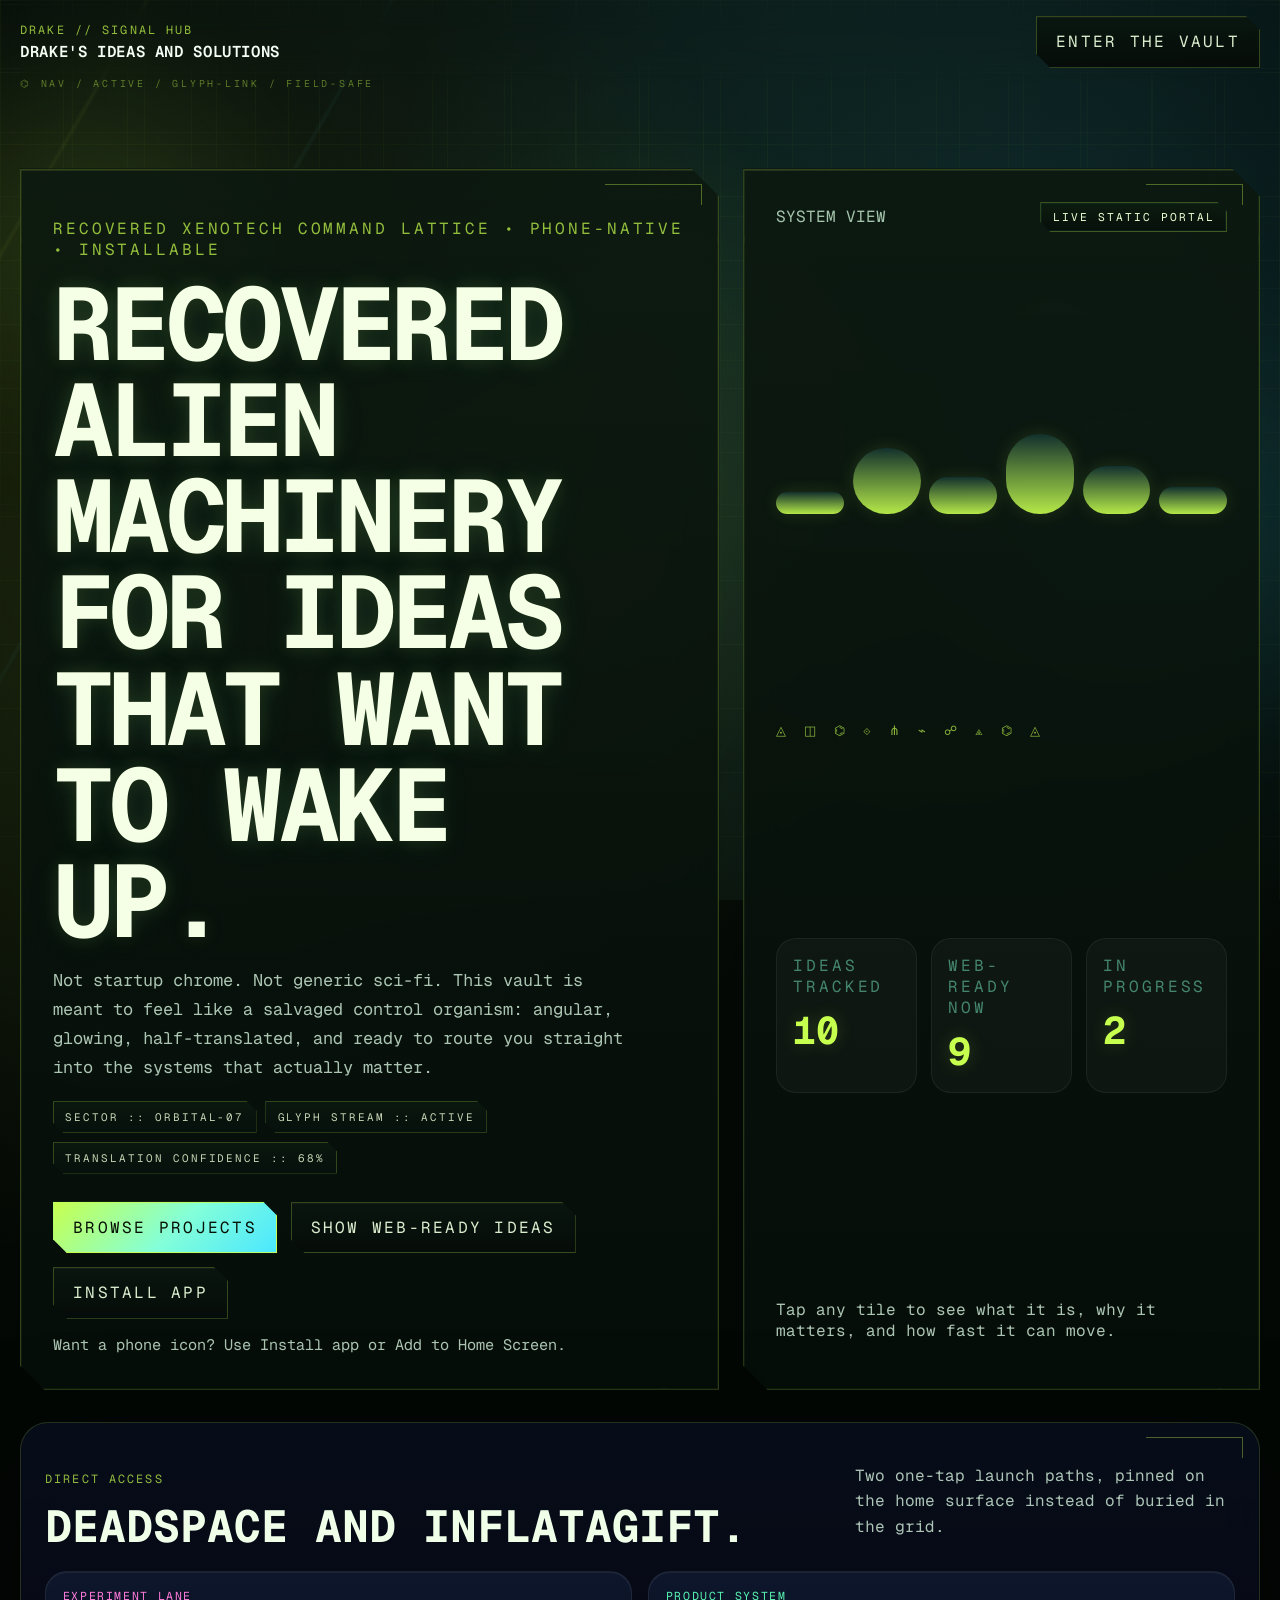
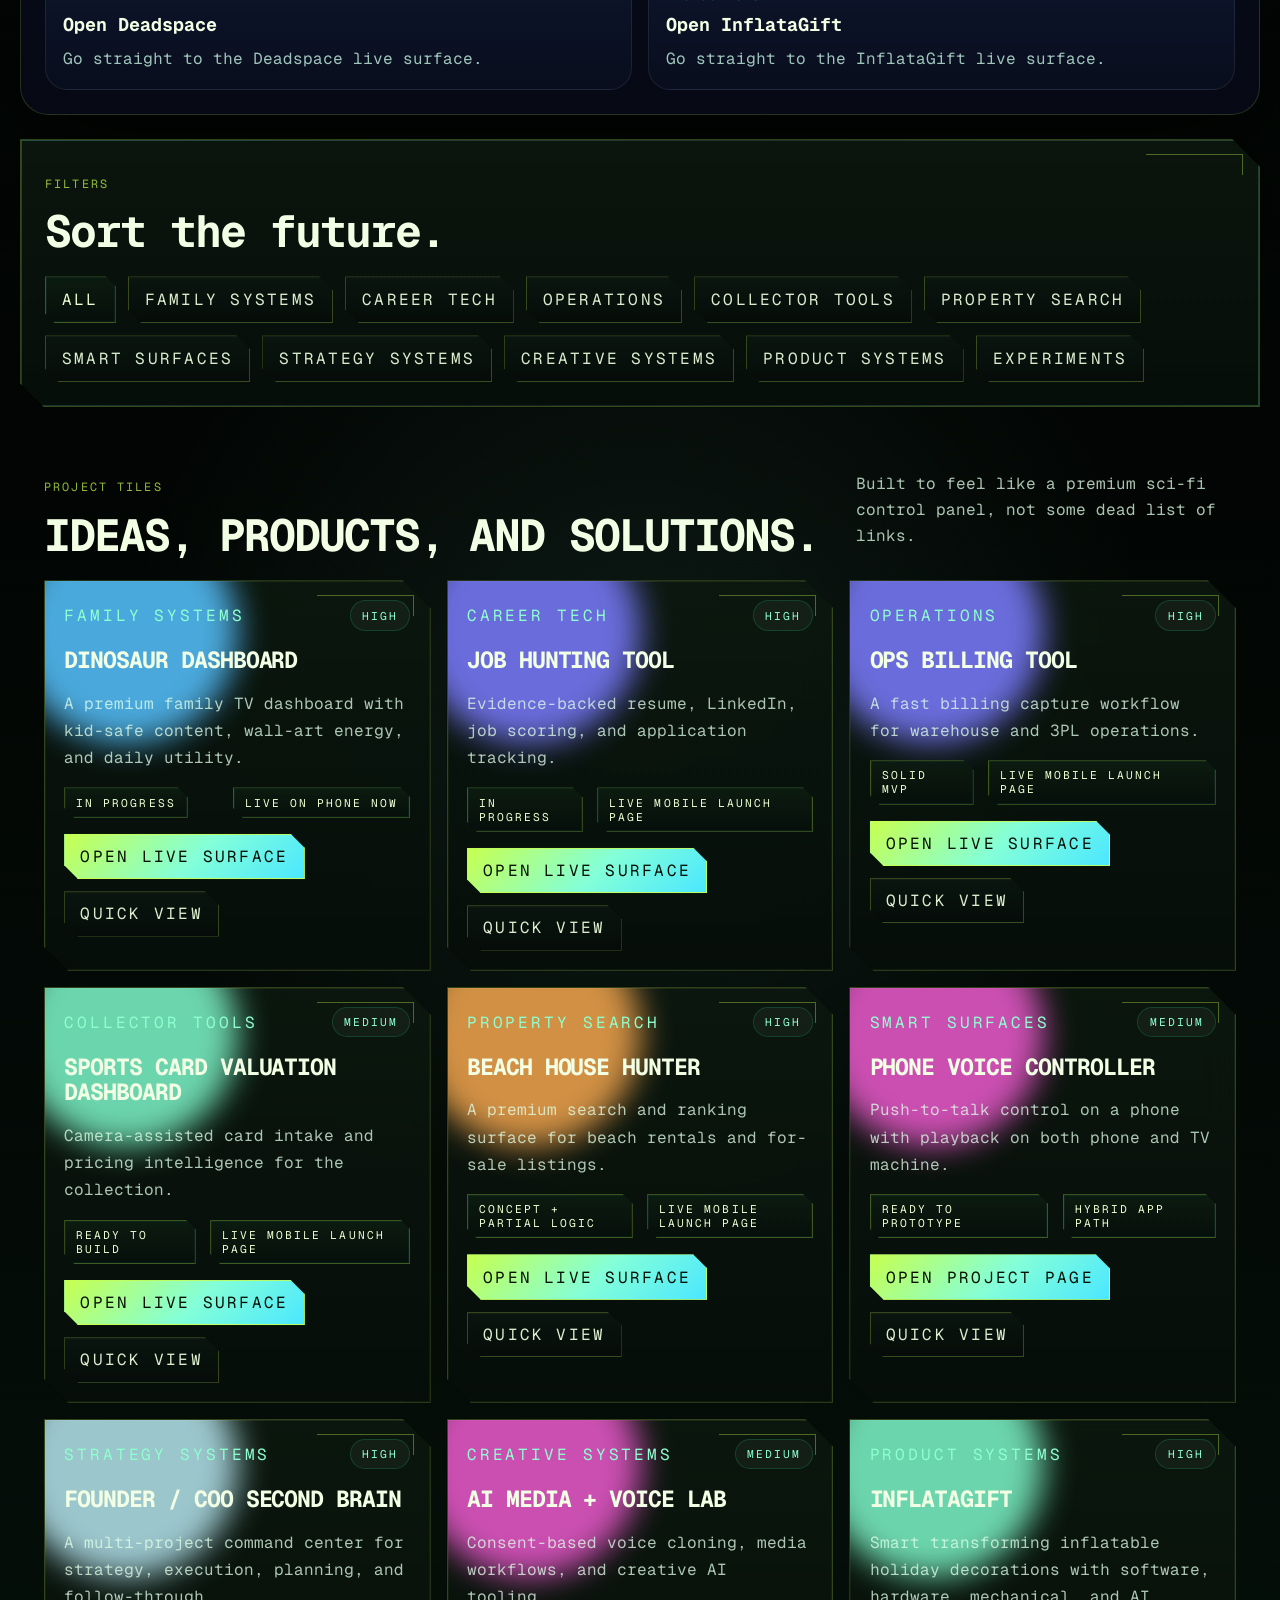
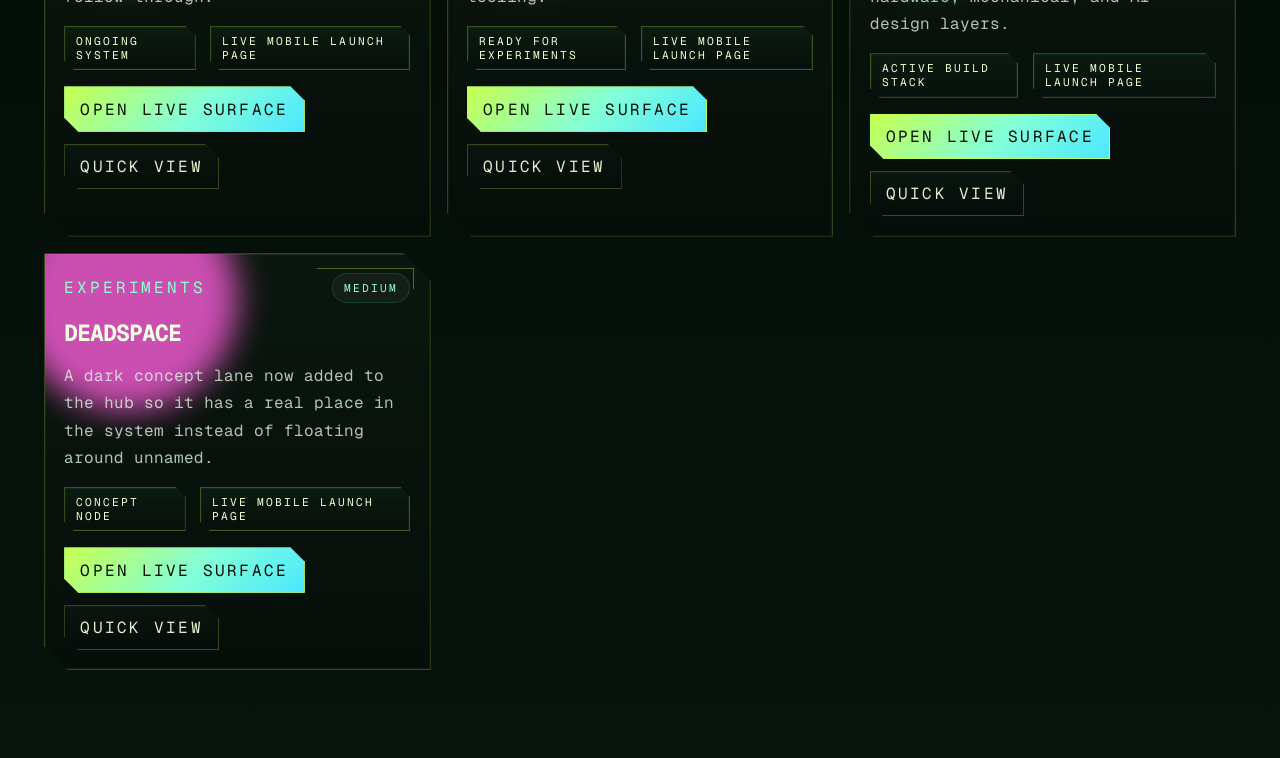
<file: index.html>
<!DOCTYPE html>
<html lang="en">
  <head>
    <meta charset="UTF-8" />
    <meta name="viewport" content="width=device-width, initial-scale=1.0" />
    <title>Drake's Ideas and Solutions</title>
    <meta
      name="description"
      content="A futuristic launchpad for Drake's ideas, products, and buildable solutions."
    />
    <meta name="theme-color" content="#050816" />
    <meta name="apple-mobile-web-app-capable" content="yes" />
    <meta name="apple-mobile-web-app-status-bar-style" content="black-translucent" />
    <meta name="apple-mobile-web-app-title" content="Drake Hub" />
    <link rel="manifest" href="./manifest.webmanifest" />
    <link rel="apple-touch-icon" href="./assets/icons/icon-180.png" />
    <link rel="icon" type="image/png" sizes="192x192" href="./assets/icons/icon-192.png" />
    <link rel="preconnect" href="https://fonts.googleapis.com" />
    <link rel="preconnect" href="https://fonts.gstatic.com" crossorigin />
    <link
      href="https://fonts.googleapis.com/css2?family=Inter:wght@400;500;600;700;800&family=Geist+Mono:wght@400;500;700&display=swap"
      rel="stylesheet"
    />
    <link rel="stylesheet" href="./assets/styles.css" />
  </head>
  <body>
    <div class="background-shell" aria-hidden="true">
      <div class="orb orb-a"></div>
      <div class="orb orb-b"></div>
      <div class="orb orb-c"></div>
      <div class="grid-glow"></div>
      <div class="scanlines"></div>
    </div>

    <header class="topbar">
      <div class="brand-lockup">
        <span class="brand-kicker">DRAKE // SIGNAL HUB</span>
        <span class="brand-name">Drake's Ideas and Solutions</span>
      </div>
      <div class="topbar-actions">
        <button class="top-cta hidden" type="button" data-install-button>Install app</button>
        <a class="top-cta" href="#ideas-grid">Enter the vault</a>
      </div>
    </header>

    <main>
      <section class="hero">
        <div class="hero-copy">
          <p class="eyebrow">Recovered xenotech command lattice • phone-native • installable</p>
          <h1>Recovered alien machinery for ideas that want to wake up.</h1>
          <p class="hero-text">
            Not startup chrome. Not generic sci-fi. This vault is meant to feel like a
            salvaged control organism: angular, glowing, half-translated, and ready to
            route you straight into the systems that actually matter.
          </p>
          <div class="alien-diagnostics" aria-hidden="true">
            <span>SECTOR :: ORBITAL-07</span>
            <span>GLYPH STREAM :: ACTIVE</span>
            <span>TRANSLATION CONFIDENCE :: 68%</span>
          </div>
          <div class="hero-actions">
            <a class="button button-primary" href="#ideas-grid">Browse projects</a>
            <button class="button button-secondary" id="focus-live">Show web-ready ideas</button>
            <button class="button button-secondary" type="button" data-install-button>
              Install app
            </button>
          </div>
          <p class="install-inline-copy" data-install-copy>
            Want a phone icon? Use Install app or Add to Home Screen.
          </p>
        </div>

        <div class="hero-panel">
          <div class="hero-panel-header">
            <span>System view</span>
            <span class="status-pill">LIVE STATIC PORTAL</span>
          </div>
          <div class="signal-bars" aria-hidden="true">
            <span></span><span></span><span></span><span></span><span></span><span></span>
          </div>
          <div class="glyph-ribbon" aria-hidden="true">◬ ◫ ⌬ ⟐ ⋔ ⌁ ☍ ⟁ ⌬ ◬</div>
          <div class="hero-metrics">
            <article>
              <span class="metric-label">Ideas tracked</span>
              <strong class="metric-value" id="metric-total">0</strong>
            </article>
            <article>
              <span class="metric-label">Web-ready now</span>
              <strong class="metric-value" id="metric-web-ready">0</strong>
            </article>
            <article>
              <span class="metric-label">In progress</span>
              <strong class="metric-value" id="metric-in-progress">0</strong>
            </article>
          </div>
          <div class="hero-panel-footer">
            <p>
              Tap any tile to see what it is, why it matters, and how fast it can move.
            </p>
          </div>
        </div>
      </section>

      <section class="quick-access-panel" aria-label="New live entries">
        <div class="section-heading quick-access-heading">
          <div>
            <p class="section-label">Direct access</p>
            <h2>Deadspace and InflataGift.</h2>
          </div>
          <p class="section-copy">
            Two one-tap launch paths, pinned on the home surface instead of buried in the grid.
          </p>
        </div>
        <div class="quick-access-grid">
          <a class="quick-access-card accent-magenta" href="./live.html?idea=deadspace">
            <span class="quick-access-kicker">Experiment lane</span>
            <strong>Open Deadspace</strong>
            <span>Go straight to the Deadspace live surface.</span>
          </a>
          <a class="quick-access-card accent-emerald" href="./live.html?idea=inflatagift">
            <span class="quick-access-kicker">Product system</span>
            <strong>Open InflataGift</strong>
            <span>Go straight to the InflataGift live surface.</span>
          </a>
        </div>
      </section>

      <section class="controls-panel">
        <div>
          <p class="section-label">Filters</p>
          <h2>Sort the future.</h2>
        </div>
        <div class="filter-row" id="filter-row"></div>
      </section>

      <section class="ideas-section">
        <div class="section-heading">
          <div>
            <p class="section-label">Project tiles</p>
            <h2>Ideas, products, and solutions.</h2>
          </div>
          <p class="section-copy">
            Built to feel like a premium sci-fi control panel, not some dead list of links.
          </p>
        </div>
        <div class="ideas-grid" id="ideas-grid"></div>
      </section>
    </main>

    <div class="modal-shell hidden" id="modal-shell" aria-hidden="true">
      <div class="modal-backdrop" id="modal-backdrop"></div>
      <div class="modal-card" role="dialog" aria-modal="true" aria-labelledby="modal-title">
        <button class="modal-close" id="modal-close" aria-label="Close details">×</button>
        <p class="modal-kicker" id="modal-kicker"></p>
        <h3 id="modal-title"></h3>
        <p class="modal-summary" id="modal-summary"></p>
        <div class="modal-meta" id="modal-meta"></div>
        <div class="modal-sections">
          <section>
            <h4>What it does</h4>
            <p id="modal-description"></p>
          </section>
          <section>
            <h4>Why it matters</h4>
            <p id="modal-value"></p>
          </section>
          <section>
            <h4>Build status</h4>
            <p id="modal-status"></p>
          </section>
        </div>
      </div>
    </div>

    <script src="./assets/ideas.js"></script>
    <script src="./assets/site.js"></script>
    <script src="./assets/app.js"></script>
  </body>
</html>
</file>
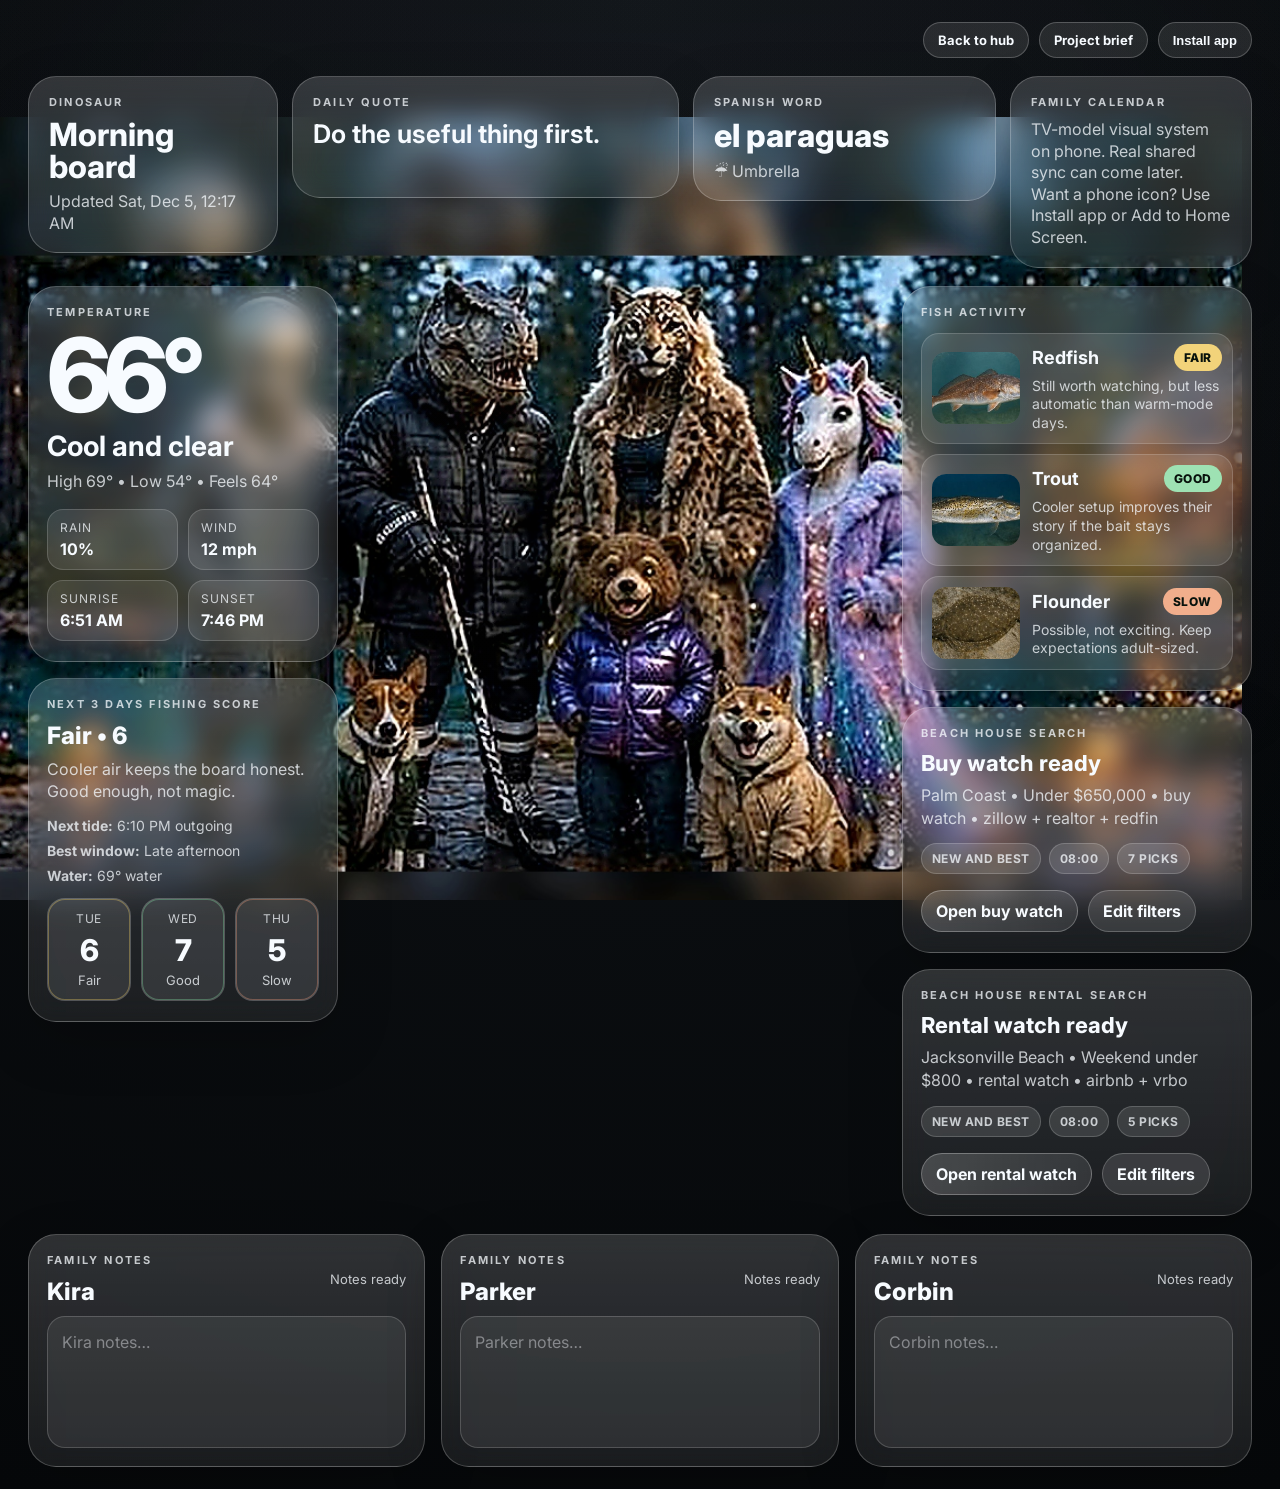
<file: dinosaur.html>
<!doctype html>
<html lang="en">
<head>
  <meta charset="utf-8">
  <meta name="viewport" content="width=device-width, initial-scale=1, viewport-fit=cover">
  <title>Dinosaur</title>
  <meta name="theme-color" content="#0f1317">
  <meta name="apple-mobile-web-app-capable" content="yes">
  <meta name="apple-mobile-web-app-status-bar-style" content="black-translucent">
  <meta name="apple-mobile-web-app-title" content="Dinosaur">
  <meta name="mobile-web-app-capable" content="yes">
  <meta name="description" content="Dinosaur is Drake's clean fullscreen family dashboard, ported to phone with the same TV model visual system.">
  <link rel="manifest" href="./manifest.webmanifest">
  <link rel="apple-touch-icon" href="./assets/icons/icon-180.png">
  <link rel="icon" type="image/png" sizes="192x192" href="./assets/icons/icon-192.png">
  <link rel="preconnect" href="https://fonts.googleapis.com">
  <link rel="preconnect" href="https://fonts.gstatic.com" crossorigin>
  <link href="https://fonts.googleapis.com/css2?family=Inter:wght@400;500;600;700;800&display=swap" rel="stylesheet">
  <style>
    :root {
      --bg: #0f1317;
      --panel: rgba(255, 255, 255, 0.16);
      --panel-soft: rgba(255, 255, 255, 0.12);
      --line: rgba(255, 255, 255, 0.24);
      --text: #f7fbff;
      --muted: rgba(247, 251, 255, 0.76);
      --accent: #d9ecff;
      --good: #9ee2b3;
      --fair: #f2d37a;
      --slow: #f1ae8c;
      --danger: #ff9f9f;
      --shadow: rgba(0, 0, 0, 0.22);
    }
    * { box-sizing: border-box; }
    html, body {
      margin: 0;
      width: 100%;
      min-height: 100%;
      font-family: Inter, system-ui, -apple-system, BlinkMacSystemFont, "Segoe UI", sans-serif;
      background:
        var(--wallpaper-art, var(--scene-art, none)) center center / cover no-repeat fixed,
        radial-gradient(circle at top, rgba(18, 22, 27, 0.92) 0%, rgba(10, 13, 16, 0.96) 52%, rgba(6, 8, 10, 1) 100%);
      color: var(--text);
    }
    @media (pointer: fine) {
      html, body, body * {
        cursor: url('./assets/dino-claw-cursor.svg') 6 2, auto;
      }
    }
    button, a, summary, [role="button"], label[for], .watch-chip, .watch-action, .watch-close, .watch-tab {
      cursor: url('./assets/dino-claw-cursor.svg') 6 2, pointer;
    }
    input, textarea, select {
      cursor: text !important;
    }
    body::before {
      content: '';
      position: fixed;
      inset: 0;
      background:
        radial-gradient(circle at 50% 48%, rgba(255, 255, 255, 0.08), transparent 42%),
        linear-gradient(to right, rgba(4, 6, 8, 0.16), rgba(4, 6, 8, 0.02) 18%, rgba(4, 6, 8, 0.02) 82%, rgba(4, 6, 8, 0.16)),
        linear-gradient(to bottom, rgba(4, 6, 8, 0.10), rgba(4, 6, 8, 0.01) 24%, rgba(4, 6, 8, 0.04) 74%, rgba(4, 6, 8, 0.12));
      pointer-events: none;
    }
    .wallpaper-stage {
      position: fixed;
      inset: 0;
      z-index: 0;
      pointer-events: none;
      overflow: hidden;
    }
    .wallpaper-image {
      position: absolute;
      left: var(--wallpaper-center-x, 42%);
      top: var(--wallpaper-center-y, 57%);
      height: var(--wallpaper-height, 88vh);
      width: auto;
      max-width: none;
      transform: translate(-50%, -50%);
      object-fit: contain;
      user-select: none;
      box-shadow: 0 18px 42px rgba(0, 0, 0, 0.12);
    }
    .wallpaper-stage::after {
      content: '';
      position: absolute;
      inset: 0;
      background: linear-gradient(to bottom, rgba(255, 255, 255, 0.01), rgba(255, 255, 255, 0.00));
    }
    .app-shell {
      position: relative;
      z-index: 1;
      width: 100%;
      min-height: 100vh;
      padding: 22px 28px 22px;
      display: grid;
      grid-template-rows: auto 1fr auto;
      gap: 18px;
    }
    .glass {
      background: linear-gradient(to bottom, rgba(255, 255, 255, 0.16), rgba(255, 255, 255, 0.08));
      border: 1px solid rgba(255,255,255,0.22);
      box-shadow: 0 20px 56px rgba(0, 0, 0, 0.18);
      backdrop-filter: blur(14px) saturate(122%);
      -webkit-backdrop-filter: blur(14px) saturate(122%);
    }
    .top-actions {
      display: flex;
      justify-content: flex-end;
      gap: 10px;
    }
    .top-link {
      display: inline-flex;
      align-items: center;
      justify-content: center;
      border-radius: 999px;
      padding: 9px 14px;
      border: 1px solid rgba(255,255,255,0.22);
      background: rgba(255,255,255,0.10);
      color: var(--text);
      text-decoration: none;
      font-size: 13px;
      font-weight: 700;
    }
    .topband {
      display: grid;
      grid-template-columns: 250px 1.15fr .9fr .72fr;
      gap: 14px;
      min-height: 108px;
      align-items: start;
    }
    .brand-card, .quote-card, .spanish-card, .calendar-card,
    .left-column > *, .hero-card, .right-column > *, .notes-card {
      border-radius: 28px;
    }
    .brand-card, .quote-card, .spanish-card, .calendar-card {
      padding: 18px 20px;
      min-height: 122px;
    }
    .brand-kicker, .section-kicker {
      font-size: 11px;
      letter-spacing: .20em;
      text-transform: uppercase;
      color: var(--muted);
      margin-bottom: 10px;
      font-weight: 700;
    }
    .brand-title {
      font-size: 32px;
      font-weight: 750;
      line-height: 1;
      margin-bottom: 8px;
    }
    .brand-copy, .calendar-copy, .quote-text, .spanish-meta {
      color: var(--muted);
      line-height: 1.35;
    }
    .quote-text {
      font-size: clamp(22px, 2vw, 31px);
      color: var(--text);
      font-weight: 650;
      line-height: 1.18;
      text-wrap: balance;
    }
    .spanish-word {
      font-size: clamp(28px, 2.5vw, 42px);
      font-weight: 800;
      line-height: 1.05;
      margin-bottom: 8px;
    }
    .calendar-copy { font-size: 16px; }
    .main-grid {
      display: grid;
      grid-template-columns: 310px 1fr 350px;
      gap: 18px;
      min-height: 0;
      align-items: start;
    }
    .left-column, .right-column {
      display: grid;
      gap: 16px;
      min-height: 0;
      align-content: start;
    }
    .left-column { grid-column: 1; }
    .right-column { grid-column: 3; }
    .weather-card, .fishing-card, .fish-activity-card, .watch-card {
      padding: 18px 18px 20px;
    }
    .temp-value {
      font-size: clamp(74px, 8vw, 128px);
      font-weight: 800;
      line-height: .9;
      letter-spacing: -.08em;
      margin-bottom: 8px;
    }
    .weather-condition { font-size: 28px; font-weight: 700; }
    .weather-subline { margin-top: 8px; color: var(--muted); font-size: 16px; }
    .weather-details {
      margin-top: 18px;
      display: grid;
      grid-template-columns: repeat(2, minmax(0, 1fr));
      gap: 10px;
    }
    .mini-stat {
      padding: 10px 12px;
      border-radius: 16px;
      background: rgba(255,255,255,0.10);
      border: 1px solid rgba(255,255,255,0.16);
      display: grid;
      gap: 4px;
    }
    .mini-stat span { font-size: 12px; color: var(--muted); text-transform: uppercase; letter-spacing: .08em; }
    .mini-stat strong { font-size: 16px; }
    .fishing-summary {
      font-size: 24px;
      font-weight: 800;
      margin-bottom: 8px;
    }
    .fishing-copy { color: var(--muted); line-height: 1.4; margin-bottom: 14px; }
    .fishing-details {
      display: grid;
      gap: 8px;
      margin-bottom: 14px;
      color: var(--muted);
      font-size: 14px;
    }
    .fishing-forecast {
      display: grid;
      grid-template-columns: repeat(3, minmax(0, 1fr));
      gap: 10px;
    }
    .forecast-day {
      border-radius: 18px;
      padding: 12px 10px;
      background: rgba(255,255,255,0.10);
      text-align: center;
      border: 1px solid rgba(255,255,255,0.16);
    }
    .forecast-day.good { box-shadow: inset 0 0 0 1px rgba(131,230,165,.35); }
    .forecast-day.excellent { box-shadow: inset 0 0 0 1px rgba(182,240,130,.45); }
    .forecast-day.fair { box-shadow: inset 0 0 0 1px rgba(246,211,101,.35); }
    .forecast-day.slow { box-shadow: inset 0 0 0 1px rgba(245,158,124,.35); }
    .forecast-day-label { font-size: 12px; text-transform: uppercase; letter-spacing: .08em; color: var(--muted); }
    .forecast-day-score { font-size: 30px; font-weight: 800; margin: 6px 0 4px; }
    .forecast-day-copy { font-size: 13px; color: var(--muted); }
    .hero-card {
      grid-column: 2;
      visibility: hidden;
      pointer-events: none;
      min-height: 0;
      margin: 0;
      padding: 0;
      border: 0;
      background: transparent;
      box-shadow: none;
      backdrop-filter: none;
      -webkit-backdrop-filter: none;
    }
    .watch-card { position: relative; }
    .watch-card[data-watch-kind] { cursor: pointer; }
    .watch-status {
      font-size: 22px;
      font-weight: 750;
      margin-bottom: 8px;
    }
    .watch-copy { color: var(--muted); line-height: 1.42; }
    .watch-pills { display: flex; flex-wrap: wrap; gap: 8px; margin-top: 14px; }
    .watch-pill { border-radius: 999px; padding: 7px 10px; background: rgba(255,255,255,0.12); border: 1px solid rgba(255,255,255,0.18); color: var(--muted); font-size: 12px; letter-spacing: .04em; text-transform: uppercase; font-weight: 700; }
    .watch-actions { display: flex; flex-wrap: wrap; gap: 10px; margin-top: 16px; }
    .watch-button { border: 1px solid rgba(255,255,255,0.22); background: rgba(255,255,255,0.12); color: var(--text); border-radius: 999px; padding: 10px 14px; font: inherit; font-weight: 700; }
    .watch-button.primary { background: linear-gradient(to right, rgba(255,255,255,0.18), rgba(255,255,255,0.10)); border-color: rgba(255,255,255,0.28); }
    .fish-activity {
      display: grid;
      gap: 10px;
      margin-top: 14px;
    }
    .fish-card {
      display: grid;
      grid-template-columns: 88px 1fr;
      gap: 12px;
      align-items: center;
      border-radius: 18px;
      padding: 10px;
      background: rgba(255,255,255,0.10);
      border: 1px solid rgba(255,255,255,0.16);
    }
    .fish-thumb {
      width: 88px;
      height: 72px;
      object-fit: cover;
      border-radius: 14px;
      background: rgba(255,255,255,0.12);
    }
    .fish-title-row {
      display: flex;
      justify-content: space-between;
      align-items: center;
      gap: 8px;
    }
    .fish-title-row h4 { margin: 0; font-size: 18px; }
    .fish-copy p { margin: 6px 0 0; color: var(--muted); font-size: 14px; line-height: 1.35; }
    .status-pill {
      display: inline-flex;
      align-items: center;
      justify-content: center;
      border-radius: 999px;
      padding: 6px 10px;
      font-size: 12px;
      font-weight: 800;
      letter-spacing: .05em;
      text-transform: uppercase;
      color: #08120c;
      background: var(--good);
    }
    .status-pill.fair { background: var(--fair); }
    .status-pill.slow { background: var(--slow); }
    .bottom-notes {
      display: grid;
      grid-template-columns: repeat(3, minmax(0, 1fr));
      gap: 16px;
      min-height: 172px;
      align-items: stretch;
    }
    .notes-card {
      padding: 18px;
      display: grid;
      grid-template-rows: auto 1fr;
      gap: 10px;
    }
    .notes-card textarea {
      width: 100%;
      height: 100%;
      min-height: 132px;
      resize: none;
      border: 1px solid rgba(255,255,255,0.18);
      border-radius: 18px;
      padding: 14px;
      background: rgba(255,255,255,0.08);
      color: var(--text);
      font: inherit;
      line-height: 1.4;
      outline: none;
    }
    .notes-card textarea::placeholder { color: rgba(247, 251, 255, 0.42); }
    .notes-header {
      display: flex;
      align-items: center;
      justify-content: space-between;
      gap: 12px;
    }
    .notes-title { font-size: 24px; font-weight: 800; }
    .notes-status {
      font-size: 13px;
      color: var(--muted);
      text-align: right;
    }
    .notes-status[data-tone='saved'] { color: var(--good); }
    .notes-status[data-tone='warning'] { color: var(--fair); }
    .notes-status[data-tone='saving'] { color: var(--accent); }
    .screen-message {
      position: fixed;
      top: 20px;
      right: 20px;
      z-index: 20;
      max-width: 420px;
      border-radius: 16px;
      padding: 14px 16px;
      background: rgba(124, 28, 28, 0.88);
      color: #fff;
      box-shadow: 0 12px 30px rgba(0,0,0,.35);
    }
    .watch-modal[hidden] { display: none; }
    .watch-modal { position: fixed; inset: 0; z-index: 40; display: grid; place-items: center; padding: 28px; background: rgba(5, 7, 10, 0.54); backdrop-filter: blur(12px); -webkit-backdrop-filter: blur(12px); }
    .watch-modal-panel { width: min(1100px, 100%); max-height: min(88vh, 940px); overflow: auto; border-radius: 28px; padding: 22px; background: linear-gradient(to bottom, rgba(18,24,30,0.84), rgba(10,14,18,0.74)); border: 1px solid rgba(255,255,255,0.18); box-shadow: 0 24px 60px rgba(0, 0, 0, 0.28); }
    .watch-modal-header { display: flex; justify-content: space-between; align-items: flex-start; gap: 16px; margin-bottom: 18px; }
    .watch-modal-title { margin: 0; font-size: 34px; line-height: 1; }
    .watch-modal-subtitle { margin: 8px 0 0; color: var(--muted); }
    .watch-modal-close { border: 1px solid rgba(255,255,255,0.20); background: rgba(255,255,255,0.10); color: var(--text); border-radius: 999px; padding: 10px 14px; font: inherit; font-weight: 800; }
    .watch-modal-grid { display: grid; grid-template-columns: minmax(280px, 1.1fr) minmax(380px, 1.3fr); gap: 18px; }
    .watch-modal-section { padding: 18px; border-radius: 22px; background: rgba(255,255,255,0.08); border: 1px solid rgba(255,255,255,0.16); }
    .watch-modal-section h3 { margin: 0 0 12px; font-size: 18px; }
    .watch-form-grid { display: grid; grid-template-columns: repeat(2, minmax(0, 1fr)); gap: 12px; }
    .watch-field { display: grid; gap: 6px; }
    .watch-field.full { grid-column: 1 / -1; }
    .watch-field label { font-size: 12px; color: var(--muted); text-transform: uppercase; letter-spacing: .08em; font-weight: 700; }
    .watch-field input, .watch-field textarea, .watch-field select { width: 100%; border: 1px solid rgba(255,255,255,0.18); border-radius: 14px; padding: 12px 13px; background: rgba(255,255,255,0.09); color: var(--text); font: inherit; outline: none; }
    .watch-field textarea { min-height: 92px; resize: vertical; }
    .watch-checkboxes { display: flex; flex-wrap: wrap; gap: 10px; padding-top: 4px; }
    .watch-checkboxes label { display: inline-flex; align-items: center; gap: 8px; font-size: 14px; color: var(--text); text-transform: none; letter-spacing: 0; font-weight: 600; }
    .watch-results { display: grid; gap: 12px; }
    .watch-result-card { display: grid; gap: 8px; border-radius: 18px; padding: 14px; background: rgba(255,255,255,0.08); border: 1px solid rgba(255,255,255,0.16); }
    .watch-result-title { font-size: 17px; font-weight: 750; }
    .watch-result-copy, .watch-result-meta { color: var(--muted); line-height: 1.35; }
    .watch-result-links { display: flex; flex-wrap: wrap; gap: 8px; }
    .watch-link-button { display: inline-flex; align-items: center; justify-content: center; border-radius: 999px; padding: 9px 12px; border: 1px solid rgba(255,255,255,0.20); background: rgba(255,255,255,0.10); color: var(--text); text-decoration: none; font-size: 13px; font-weight: 700; }
    .watch-modal-footer { display: flex; justify-content: space-between; align-items: center; gap: 12px; margin-top: 18px; }
    .watch-modal-status { color: var(--muted); font-size: 14px; }
    @media (max-width: 1180px) {
      .main-grid {
        grid-template-columns: 1fr;
      }
      .left-column, .right-column {
        grid-column: auto;
      }
      .wallpaper-image {
        left: 50%;
        top: 38%;
        height: 42vh;
      }
    }
    @media (max-width: 980px) {
      .topband,
      .bottom-notes,
      .watch-modal-grid,
      .watch-form-grid,
      .fishing-forecast,
      .weather-details {
        grid-template-columns: 1fr;
      }
      .app-shell {
        padding: 14px;
      }
      .top-actions {
        justify-content: stretch;
      }
      .top-link {
        flex: 1 1 0;
      }
      .brand-card, .quote-card, .spanish-card, .calendar-card,
      .left-column > *, .right-column > *, .notes-card, .watch-modal-panel {
        border-radius: 24px;
      }
      .brand-title {
        font-size: 28px;
      }
      .quote-text {
        font-size: 24px;
      }
      .spanish-word {
        font-size: 32px;
      }
      .temp-value {
        font-size: 80px;
      }
      .fish-card {
        grid-template-columns: 74px 1fr;
      }
      .fish-thumb {
        width: 74px;
        height: 64px;
      }
      .watch-modal {
        padding: 12px;
      }
    }
  </style>
</head>
<body>
  <div class="wallpaper-stage" aria-hidden="true">
    <img id="wallpaper-image" class="wallpaper-image" src="./assets/custom/family-sun.jpg" alt="">
  </div>
  <div id="screen-message" class="screen-message" hidden></div>
  <main id="app-shell" class="app-shell" data-state="ready">
    <div class="top-actions">
      <a class="top-link" href="./index.html">Back to hub</a>
      <a class="top-link" href="./project.html?idea=dinosaur-dashboard">Project brief</a>
      <button class="top-link" type="button" data-install-button>Install app</button>
    </div>

    <section class="topband">
      <article class="brand-card glass">
        <div class="brand-kicker">Dinosaur</div>
        <div class="brand-title">Morning board</div>
        <div id="as-of" class="brand-copy">Local phone edition</div>
      </article>
      <article class="quote-card glass">
        <div class="section-kicker">Daily quote</div>
        <div id="quote-text" class="quote-text">Loading quote…</div>
      </article>
      <article class="spanish-card glass">
        <div class="section-kicker">Spanish word</div>
        <div id="spanish-word" class="spanish-word">Loading word…</div>
        <div id="spanish-meta" class="spanish-meta">Loading…</div>
      </article>
      <article class="calendar-card glass">
        <div class="section-kicker">Family calendar</div>
        <div id="calendar-copy" class="calendar-copy">Dinner and family rhythm live here until calendar sync exists.</div>
        <div class="calendar-copy" data-install-copy>Want a phone icon? Tap Install app or Add to Home Screen.</div>
      </article>
    </section>

    <section class="main-grid">
      <div class="left-column">
        <article class="weather-card glass">
          <div class="section-kicker">Temperature</div>
          <div id="temp-value" class="temp-value">--</div>
          <div id="weather-condition" class="weather-condition">Loading weather…</div>
          <div id="weather-subline" class="weather-subline"></div>
          <div id="weather-details" class="weather-details"></div>
        </article>

        <article class="fishing-card glass">
          <div class="section-kicker">Next 3 days fishing score</div>
          <div id="fishing-summary" class="fishing-summary">Loading fishing…</div>
          <div id="fishing-copy" class="fishing-copy"></div>
          <div class="fishing-details">
            <div><strong>Next tide:</strong> <span id="fishing-detail-tide">--</span></div>
            <div><strong>Best window:</strong> <span id="fishing-detail-window">--</span></div>
            <div><strong>Water:</strong> <span id="fishing-detail-water">--</span></div>
          </div>
          <div id="fishing-forecast" class="fishing-forecast"></div>
        </article>
      </div>

      <article class="hero-card glass" aria-hidden="true"></article>

      <div class="right-column">
        <article class="fish-activity-card glass">
          <div class="section-kicker">Fish activity</div>
          <div id="fish-activity" class="fish-activity"></div>
        </article>

        <article class="watch-card glass" data-watch-kind="buy" tabindex="0" role="button" aria-label="Open buy watch tools">
          <div class="section-kicker">Beach house search</div>
          <div id="buy-status" class="watch-status">Loading for-sale watch…</div>
          <div id="buy-copy" class="watch-copy"></div>
          <div id="buy-pills" class="watch-pills"></div>
          <div class="watch-actions">
            <button id="buy-open-button" class="watch-button primary" type="button">Open buy watch</button>
            <button id="buy-edit-button" class="watch-button" type="button">Edit filters</button>
          </div>
        </article>

        <article class="watch-card glass" data-watch-kind="rental" tabindex="0" role="button" aria-label="Open rental watch tools">
          <div class="section-kicker">Beach house rental search</div>
          <div id="rental-status" class="watch-status">Loading rental watch…</div>
          <div id="rental-copy" class="watch-copy"></div>
          <div id="rental-pills" class="watch-pills"></div>
          <div class="watch-actions">
            <button id="rental-open-button" class="watch-button primary" type="button">Open rental watch</button>
            <button id="rental-edit-button" class="watch-button" type="button">Edit filters</button>
          </div>
        </article>
      </div>
    </section>

    <section class="bottom-notes">
      <article class="notes-card glass">
        <div class="notes-header">
          <div>
            <div class="section-kicker">Family notes</div>
            <div class="notes-title">Kira</div>
          </div>
          <div id="notes-status-kira" class="notes-status">Notes ready</div>
        </div>
        <textarea id="note-kira" placeholder="Kira notes…"></textarea>
      </article>

      <article class="notes-card glass">
        <div class="notes-header">
          <div>
            <div class="section-kicker">Family notes</div>
            <div class="notes-title">Parker</div>
          </div>
          <div id="notes-status-parker" class="notes-status">Notes ready</div>
        </div>
        <textarea id="note-parker" placeholder="Parker notes…"></textarea>
      </article>

      <article class="notes-card glass">
        <div class="notes-header">
          <div>
            <div class="section-kicker">Family notes</div>
            <div class="notes-title">Corbin</div>
          </div>
          <div id="notes-status-corbin" class="notes-status">Notes ready</div>
        </div>
        <textarea id="note-corbin" placeholder="Corbin notes…"></textarea>
      </article>
    </section>
  </main>

  <div id="watch-modal" class="watch-modal" hidden>
    <div class="watch-modal-panel">
      <div class="watch-modal-header">
        <div>
          <div id="watch-modal-kicker" class="section-kicker">Property watch</div>
          <h2 id="watch-modal-title" class="watch-modal-title">Watch tools</h2>
          <p id="watch-modal-subtitle" class="watch-modal-subtitle">Edit filters and open trusted links.</p>
        </div>
        <button id="watch-modal-close" class="watch-modal-close" type="button">Close</button>
      </div>
      <div class="watch-modal-grid">
        <section class="watch-modal-section">
          <h3>Latest run</h3>
          <div id="watch-modal-results" class="watch-results"></div>
        </section>
        <section class="watch-modal-section">
          <h3>Saved filters</h3>
          <form id="watch-modal-form" class="watch-form-grid"></form>
        </section>
      </div>
      <div class="watch-modal-footer">
        <div id="watch-modal-status" class="watch-modal-status">Ready</div>
        <div class="watch-actions">
          <button id="watch-modal-reset" class="watch-button" type="button">Reset form</button>
          <button id="watch-modal-save" class="watch-button primary" type="button">Save filters</button>
        </div>
      </div>
    </div>
  </div>
  <script src="./assets/site.js"></script>
  <script type="module" src="./assets/dinosaur.js?v=tv-port-20260428"></script>
</body>
</html>
</file>
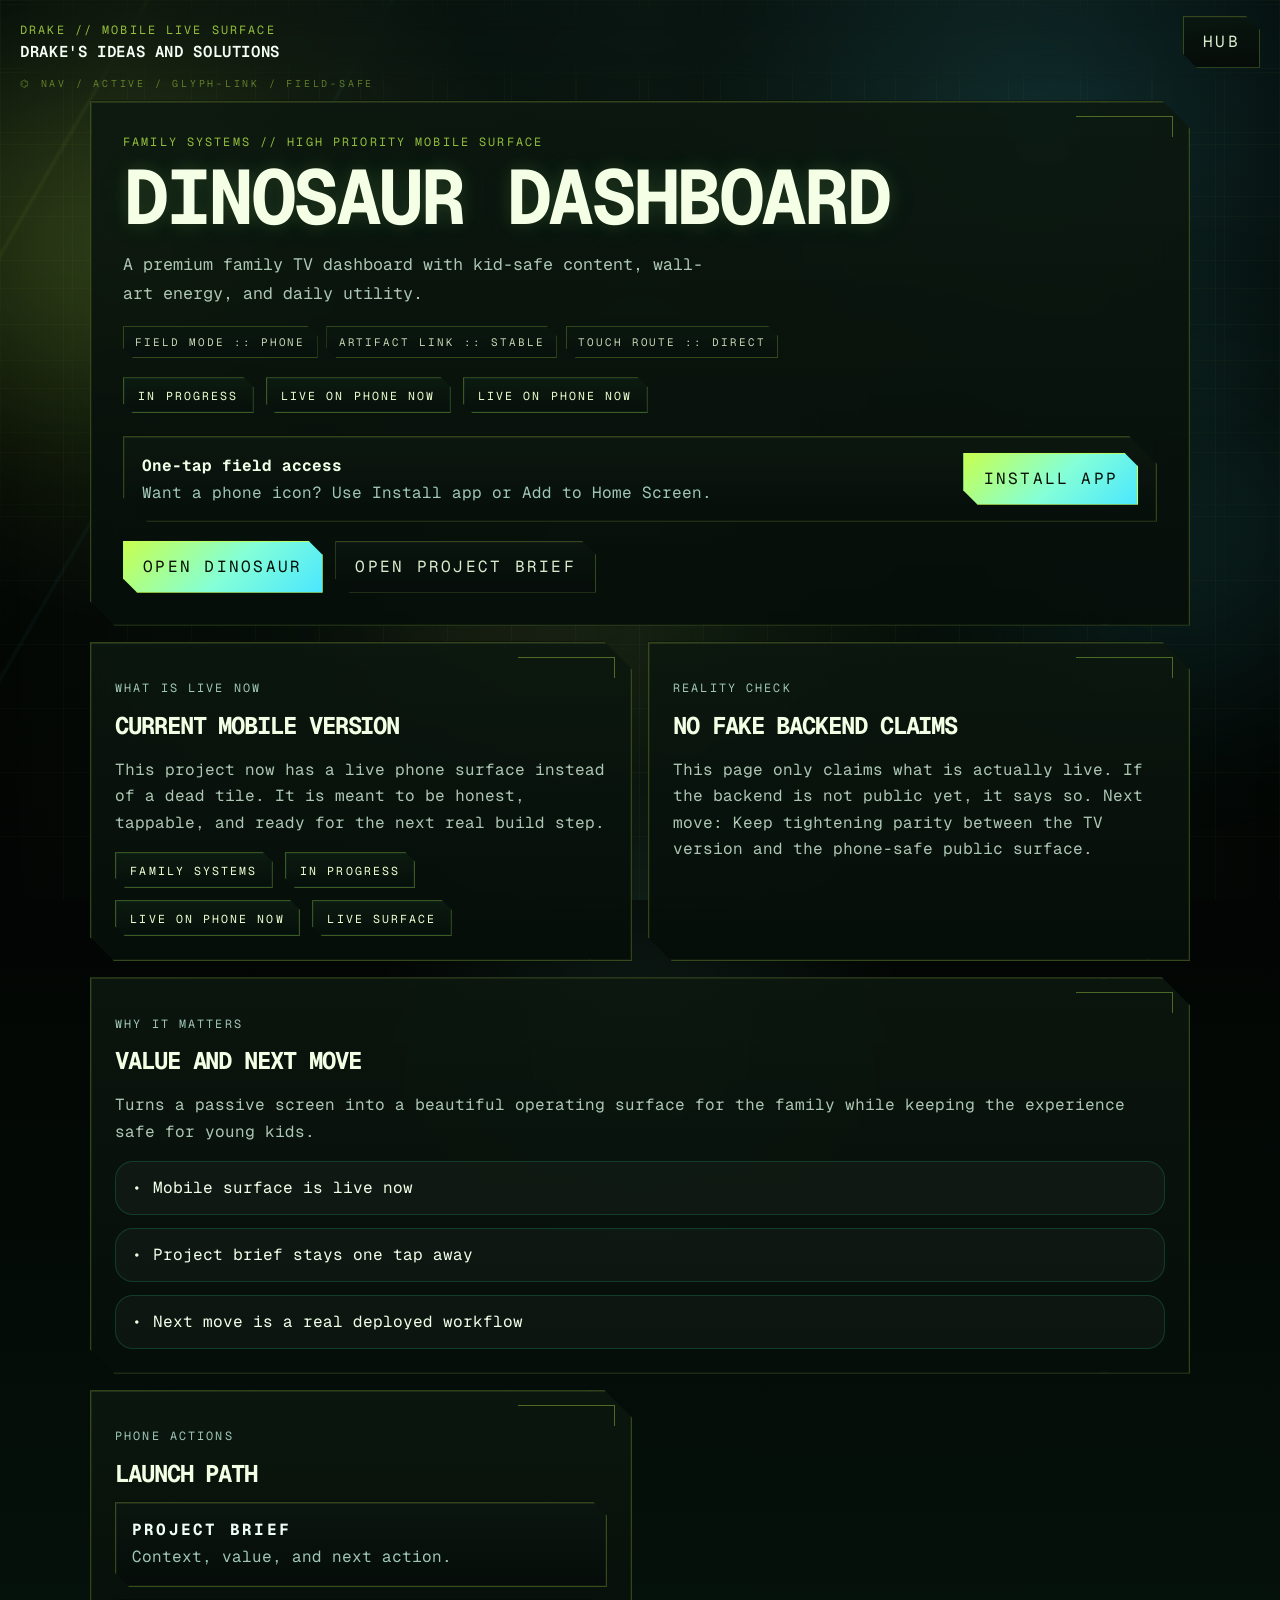
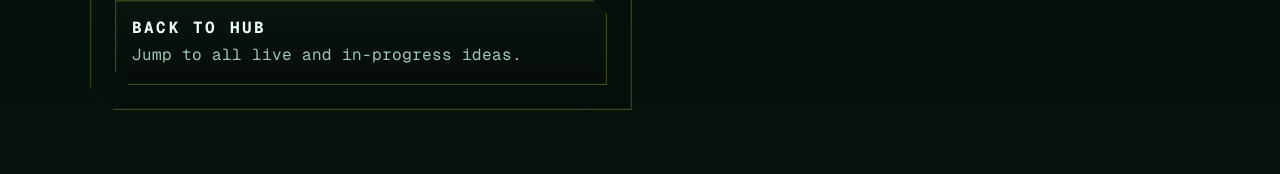
<file: live.html>
<!DOCTYPE html>
<html lang="en">
  <head>
    <meta charset="UTF-8" />
    <meta name="viewport" content="width=device-width, initial-scale=1.0, viewport-fit=cover" />
    <title>Live Surface • Drake's Ideas and Solutions</title>
    <meta
      name="description"
      content="Phone-first live project surface for Drake's ideas and solutions."
    />
    <meta name="theme-color" content="#050816" />
    <meta name="apple-mobile-web-app-capable" content="yes" />
    <meta name="apple-mobile-web-app-status-bar-style" content="black-translucent" />
    <meta name="apple-mobile-web-app-title" content="Drake Hub" />
    <link rel="manifest" href="./manifest.webmanifest" />
    <link rel="apple-touch-icon" href="./assets/icons/icon-180.png" />
    <link rel="icon" type="image/png" sizes="192x192" href="./assets/icons/icon-192.png" />
    <link rel="preconnect" href="https://fonts.googleapis.com" />
    <link rel="preconnect" href="https://fonts.gstatic.com" crossorigin />
    <link
      href="https://fonts.googleapis.com/css2?family=Inter:wght@400;500;600;700;800&family=Geist+Mono:wght@400;500;700&display=swap"
      rel="stylesheet"
    />
    <link rel="stylesheet" href="./assets/styles.css" />
  </head>
  <body>
    <div class="background-shell" aria-hidden="true">
      <div class="orb orb-a"></div>
      <div class="orb orb-b"></div>
      <div class="orb orb-c"></div>
      <div class="grid-glow"></div>
      <div class="scanlines"></div>
    </div>

    <header class="topbar">
      <div class="brand-lockup">
        <span class="brand-kicker">DRAKE // MOBILE LIVE SURFACE</span>
        <span class="brand-name">Drake's Ideas and Solutions</span>
      </div>
      <div class="topbar-actions">
        <a class="top-cta" href="./index.html">Hub</a>
        <button class="top-cta hidden" type="button" data-install-button>Install app</button>
      </div>
    </header>

    <main class="live-main">
      <section class="live-shell">
        <div class="live-hero accent-ice" id="live-hero">
          <p class="live-kicker" id="live-kicker">Loading mobile surface…</p>
          <h1 id="live-title">Loading…</h1>
          <p class="live-summary" id="live-summary"></p>
          <div class="alien-diagnostics" aria-hidden="true">
            <span>FIELD MODE :: PHONE</span>
            <span>ARTIFACT LINK :: STABLE</span>
            <span>TOUCH ROUTE :: DIRECT</span>
          </div>
          <div class="live-status-row" id="live-status-row"></div>
          <div class="install-callout">
            <div>
              <strong>One-tap field access</strong>
              <p data-install-copy>Install this surface to your phone so it feels like a device, not a bookmark.</p>
            </div>
            <button class="button button-primary" type="button" data-install-button>
              Install app
            </button>
          </div>
          <div class="live-hero-actions">
            <a class="button button-primary" id="live-primary-action" href="./index.html">Open hub</a>
            <a class="button button-secondary" id="live-brief-link" href="./project.html">Open project brief</a>
          </div>
        </div>

        <div class="live-grid">
          <section class="live-panel">
            <p class="section-label">What is live now</p>
            <h2>Current mobile version</h2>
            <p id="live-now-copy"></p>
            <div class="live-pills" id="live-pills"></div>
          </section>

          <section class="live-panel">
            <p class="section-label">Reality check</p>
            <h2>No fake backend claims</h2>
            <p id="live-honesty-copy"></p>
          </section>

          <section class="live-panel live-panel-feature">
            <p class="section-label">Why it matters</p>
            <h2>Value and next move</h2>
            <p id="live-value-copy"></p>
            <div class="live-checklist" id="live-checklist"></div>
          </section>

          <section class="live-panel">
            <p class="section-label">Phone actions</p>
            <h2>Launch path</h2>
            <div class="live-actions-list" id="live-actions-list"></div>
          </section>
        </div>
      </section>
    </main>

    <script src="./assets/ideas.js"></script>
    <script src="./assets/site.js"></script>
    <script src="./assets/live.js"></script>
  </body>
</html>
</file>
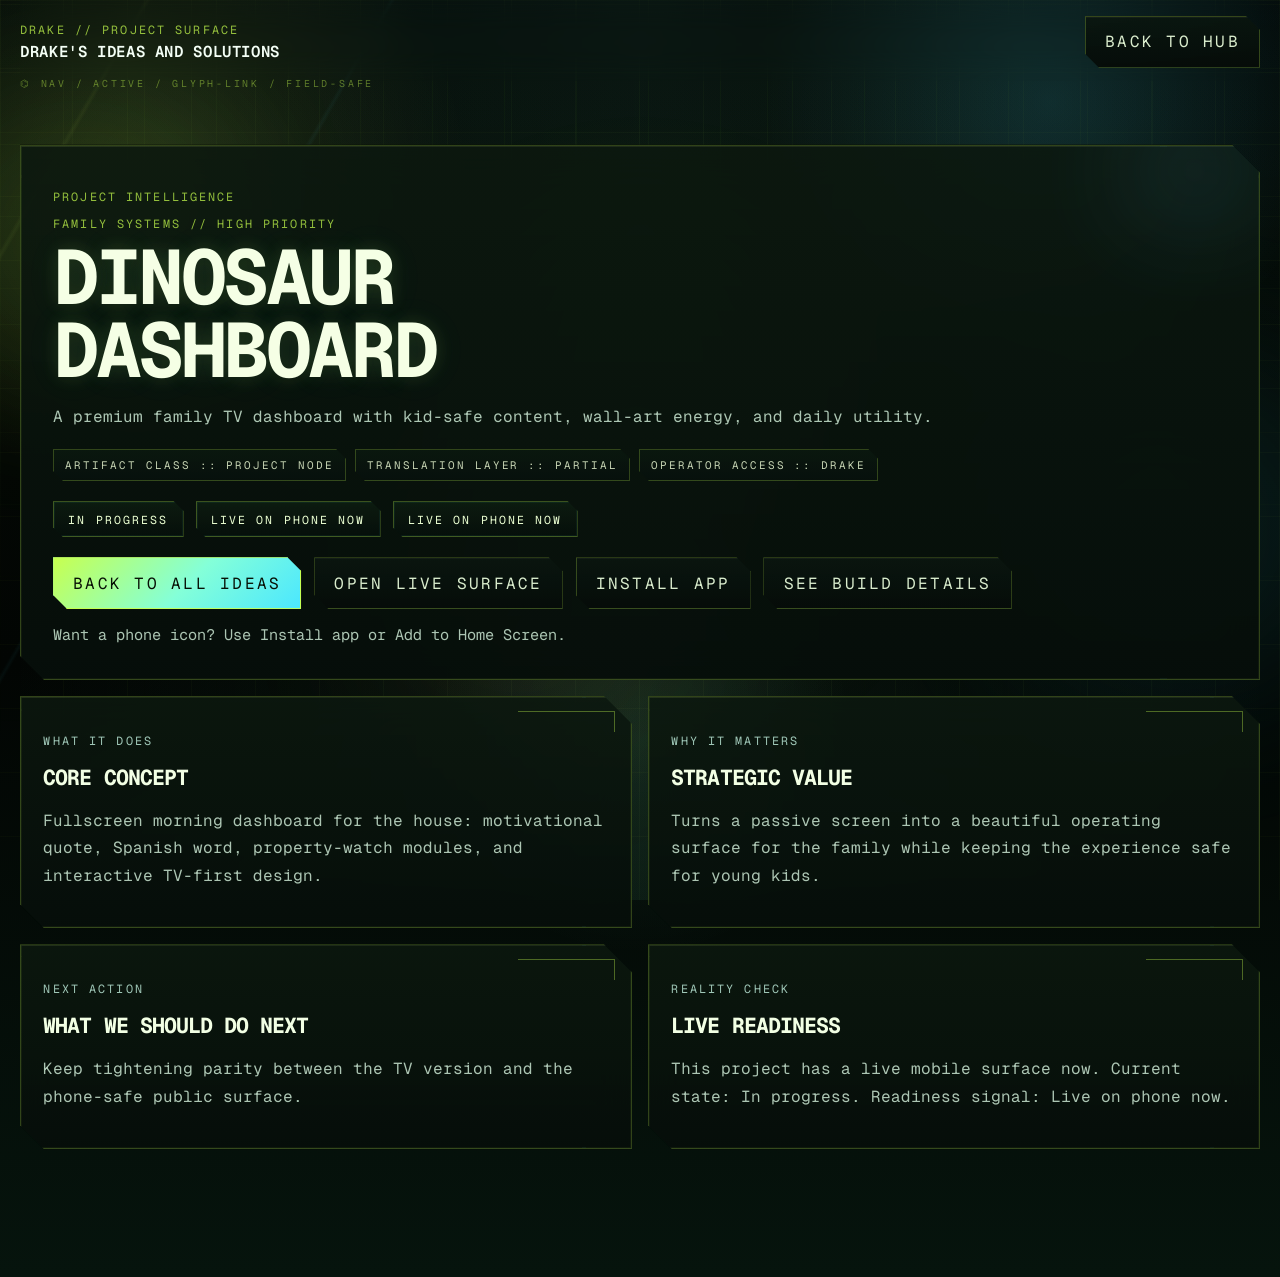
<file: project.html>
<!DOCTYPE html>
<html lang="en">
  <head>
    <meta charset="UTF-8" />
    <meta name="viewport" content="width=device-width, initial-scale=1.0" />
    <title>Project • Drake's Ideas and Solutions</title>
    <meta
      name="description"
      content="Project detail view for Drake's ideas, products, and buildable solutions."
    />
    <meta name="theme-color" content="#050816" />
    <meta name="apple-mobile-web-app-capable" content="yes" />
    <meta name="apple-mobile-web-app-status-bar-style" content="black-translucent" />
    <meta name="apple-mobile-web-app-title" content="Drake Hub" />
    <link rel="manifest" href="./manifest.webmanifest" />
    <link rel="apple-touch-icon" href="./assets/icons/icon-180.png" />
    <link rel="icon" type="image/png" sizes="192x192" href="./assets/icons/icon-192.png" />
    <link rel="preconnect" href="https://fonts.googleapis.com" />
    <link rel="preconnect" href="https://fonts.gstatic.com" crossorigin />
    <link
      href="https://fonts.googleapis.com/css2?family=Inter:wght@400;500;600;700;800&family=Geist+Mono:wght@400;500;700&display=swap"
      rel="stylesheet"
    />
    <link rel="stylesheet" href="./assets/styles.css" />
  </head>
  <body>
    <div class="background-shell" aria-hidden="true">
      <div class="orb orb-a"></div>
      <div class="orb orb-b"></div>
      <div class="orb orb-c"></div>
      <div class="grid-glow"></div>
      <div class="scanlines"></div>
    </div>

    <header class="topbar">
      <div class="brand-lockup">
        <span class="brand-kicker">DRAKE // PROJECT SURFACE</span>
        <span class="brand-name">Drake's Ideas and Solutions</span>
      </div>
      <div class="topbar-actions">
        <button class="top-cta hidden" type="button" data-install-button>Install app</button>
        <a class="top-cta" href="./index.html">Back to hub</a>
      </div>
    </header>

    <main>
      <section class="project-shell">
        <div class="project-hero accent-ice" id="project-hero">
          <p class="section-label">Project intelligence</p>
          <div class="project-overline" id="project-category"></div>
          <h1 id="project-title">Loading project…</h1>
          <p class="project-summary" id="project-summary"></p>
          <div class="alien-diagnostics" aria-hidden="true">
            <span>ARTIFACT CLASS :: PROJECT NODE</span>
            <span>TRANSLATION LAYER :: PARTIAL</span>
            <span>OPERATOR ACCESS :: DRAKE</span>
          </div>
          <div class="project-status-row" id="project-status-row"></div>

          <div class="project-cta-row">
            <a class="button button-primary" href="./index.html">Back to all ideas</a>
            <a class="button button-secondary hidden" id="project-live-link" href="#">Open live surface</a>
            <button class="button button-secondary" type="button" data-install-button>
              Install app
            </button>
            <a class="button button-secondary" id="project-jump" href="#project-detail-grid">See build details</a>
          </div>
          <p class="install-inline-copy" data-install-copy>
            Want a phone icon? Use Install app or Add to Home Screen.
          </p>
        </div>

        <div class="project-detail-grid" id="project-detail-grid">
          <section class="project-panel">
            <p class="section-label">What it does</p>
            <h2>Core concept</h2>
            <p id="project-description"></p>
          </section>
          <section class="project-panel">
            <p class="section-label">Why it matters</p>
            <h2>Strategic value</h2>
            <p id="project-value"></p>
          </section>
          <section class="project-panel">
            <p class="section-label">Next action</p>
            <h2>What we should do next</h2>
            <p id="project-next-action"></p>
          </section>
          <section class="project-panel">
            <p class="section-label">Reality check</p>
            <h2>Live readiness</h2>
            <p id="project-readiness"></p>
          </section>
        </div>
      </section>
    </main>

    <script src="./assets/ideas.js"></script>
    <script src="./assets/site.js"></script>
    <script src="./assets/project.js"></script>
  </body>
</html>
</file>
<file: assets/styles.css>
:root {
  color-scheme: dark;
  --bg: #050816;
  --bg-2: #0b1227;
  --panel: rgba(8, 14, 30, 0.68);
  --panel-strong: rgba(10, 18, 37, 0.92);
  --text: #f5f7ff;
  --muted: rgba(226, 232, 255, 0.72);
  --soft: rgba(226, 232, 255, 0.44);
  --line: rgba(153, 178, 255, 0.16);
  --line-strong: rgba(153, 178, 255, 0.3);
  --glow-blue: #56c2ff;
  --glow-violet: #7c7cff;
  --glow-pink: #fe5fdd;
  --glow-green: #7df6c9;
  --shadow: 0 30px 80px rgba(0, 0, 0, 0.5);
  --radius: 24px;
  --radius-sm: 18px;
  --max: 1240px;
}

* {
  box-sizing: border-box;
}

html {
  scroll-behavior: smooth;
}

body {
  margin: 0;
  min-height: 100vh;
  font-family: 'Inter', system-ui, sans-serif;
  background:
    radial-gradient(circle at top, rgba(86, 194, 255, 0.15), transparent 30%),
    radial-gradient(circle at 80% 10%, rgba(124, 124, 255, 0.18), transparent 28%),
    linear-gradient(180deg, #030611 0%, #07101f 52%, #030611 100%);
  color: var(--text);
  overflow-x: hidden;
}

.hidden {
  display: none !important;
}

button,
a {
  font: inherit;
}

.background-shell {
  inset: 0;
  pointer-events: none;
  position: fixed;
  z-index: -1;
}

.orb {
  position: absolute;
  border-radius: 999px;
  filter: blur(60px);
  opacity: 0.5;
}

.orb-a {
  top: 6rem;
  left: -4rem;
  width: 18rem;
  height: 18rem;
  background: rgba(86, 194, 255, 0.22);
}

.orb-b {
  top: 22rem;
  right: -5rem;
  width: 22rem;
  height: 22rem;
  background: rgba(124, 124, 255, 0.2);
}

.orb-c {
  bottom: 8rem;
  left: 28%;
  width: 20rem;
  height: 20rem;
  background: rgba(254, 95, 221, 0.12);
}

.grid-glow {
  position: absolute;
  inset: 0;
  background-image:
    linear-gradient(rgba(110, 143, 255, 0.08) 1px, transparent 1px),
    linear-gradient(90deg, rgba(110, 143, 255, 0.08) 1px, transparent 1px);
  background-size: 54px 54px;
  mask-image: linear-gradient(180deg, rgba(255, 255, 255, 0.7), transparent 90%);
}

.scanlines {
  position: absolute;
  inset: 0;
  background: linear-gradient(
    180deg,
    rgba(255, 255, 255, 0.03) 0%,
    rgba(255, 255, 255, 0) 4%,
    rgba(255, 255, 255, 0) 96%,
    rgba(255, 255, 255, 0.03) 100%
  );
  background-size: 100% 8px;
  opacity: 0.18;
}

.topbar,
.hero,
.controls-panel,
.ideas-section {
  width: min(calc(100% - 2rem), var(--max));
  margin: 0 auto;
}

.topbar {
  display: flex;
  justify-content: space-between;
  align-items: center;
  padding: 1.25rem 0 0;
}

.brand-lockup {
  display: flex;
  flex-direction: column;
  gap: 0.25rem;
}

.brand-kicker,
.section-label,
.card-category,
.card-priority,
.modal-kicker,
.filter-chip,
.status-pill {
  font-family: 'Geist Mono', ui-monospace, monospace;
  letter-spacing: 0.14em;
  text-transform: uppercase;
}

.brand-kicker,
.section-label,
.modal-kicker {
  color: var(--soft);
  font-size: 0.74rem;
}

.brand-name {
  font-size: 0.98rem;
  font-weight: 600;
}

.top-cta,
.button {
  border: 1px solid var(--line);
  color: var(--text);
  text-decoration: none;
  padding: 0.9rem 1.2rem;
  border-radius: 999px;
  background: rgba(255, 255, 255, 0.04);
  transition: transform 160ms ease, border-color 160ms ease, background 160ms ease;
}

.top-cta:hover,
.button:hover,
.filter-chip:hover,
.idea-card:hover,
.modal-close:hover {
  transform: translateY(-2px);
}

main {
  padding: 2rem 0 4rem;
}

.hero {
  display: grid;
  grid-template-columns: 1.15fr 0.85fr;
  gap: 1.5rem;
  align-items: stretch;
  padding: 3.5rem 0 2rem;
}

.hero-copy,
.hero-panel,
.controls-panel,
.idea-card,
.modal-card {
  backdrop-filter: blur(18px);
  background: var(--panel);
  border: 1px solid var(--line);
  box-shadow: var(--shadow);
}

.hero-copy,
.hero-panel {
  border-radius: 32px;
  padding: 2rem;
}

.eyebrow,
.hero-text,
.section-copy,
.card-body p,
.hero-panel-footer p,
.modal-summary,
.modal-sections p {
  color: var(--muted);
}

.hero h1 {
  margin: 0.75rem 0 1rem;
  font-size: clamp(3rem, 8vw, 6.6rem);
  line-height: 0.94;
  letter-spacing: -0.06em;
  max-width: 10ch;
}

.hero-text {
  max-width: 58ch;
  font-size: 1.06rem;
  line-height: 1.7;
}

.hero-actions {
  display: flex;
  flex-wrap: wrap;
  gap: 0.85rem;
  margin-top: 1.75rem;
}

.button {
  cursor: pointer;
}

.button-primary {
  background: linear-gradient(135deg, rgba(86, 194, 255, 0.2), rgba(124, 124, 255, 0.24));
  border-color: rgba(124, 124, 255, 0.45);
}

.button-secondary {
  background: rgba(255, 255, 255, 0.03);
}

.hero-panel {
  display: flex;
  flex-direction: column;
  justify-content: space-between;
  gap: 1.2rem;
}

.hero-panel-header,
.card-header,
.card-footer,
.hero-metrics,
.section-heading,
.modal-meta {
  display: flex;
  gap: 0.9rem;
}

.hero-panel-header,
.card-header,
.card-footer,
.modal-meta {
  justify-content: space-between;
  align-items: center;
}

.status-pill,
.card-priority,
.card-stage,
.card-ready,
.modal-meta span {
  padding: 0.45rem 0.7rem;
  border-radius: 999px;
  border: 1px solid var(--line);
  background: rgba(255, 255, 255, 0.04);
  color: var(--muted);
  font-size: 0.7rem;
}

.hero-metrics {
  display: grid;
  grid-template-columns: repeat(3, minmax(0, 1fr));
}

.hero-metrics article {
  padding: 1rem;
  border-radius: 20px;
  background: rgba(255, 255, 255, 0.03);
  border: 1px solid rgba(255, 255, 255, 0.06);
}

.metric-label {
  display: block;
  color: var(--soft);
  margin-bottom: 0.55rem;
}

.metric-value {
  font-size: clamp(1.8rem, 3vw, 2.8rem);
}

.controls-panel,
.ideas-section {
  border-radius: 28px;
  padding: 1.5rem;
  margin-top: 1.5rem;
}

.filter-row {
  display: flex;
  flex-wrap: wrap;
  gap: 0.75rem;
  margin-top: 1rem;
}

.filter-chip {
  cursor: pointer;
  border: 1px solid var(--line);
  border-radius: 999px;
  padding: 0.75rem 1rem;
  color: var(--muted);
  background: rgba(255, 255, 255, 0.03);
}

.filter-chip.active {
  color: var(--text);
  border-color: rgba(124, 124, 255, 0.5);
  background: rgba(124, 124, 255, 0.16);
}

.section-heading {
  justify-content: space-between;
  align-items: end;
  margin-bottom: 1rem;
}

.section-heading h2,
.controls-panel h2 {
  margin: 0.35rem 0 0;
  font-size: clamp(1.8rem, 4vw, 2.8rem);
}

.section-copy {
  max-width: 38ch;
  line-height: 1.6;
}

.ideas-grid {
  display: grid;
  grid-template-columns: repeat(12, 1fr);
  gap: 1rem;
}

.idea-card {
  position: relative;
  overflow: hidden;
  grid-column: span 4;
  min-height: 290px;
  padding: 1.2rem;
  border-radius: var(--radius);
  text-align: left;
}

.card-link {
  display: block;
  color: inherit;
  text-decoration: none;
}

.card-glow {
  position: absolute;
  inset: auto -20% -35% auto;
  width: 12rem;
  height: 12rem;
  border-radius: 999px;
  filter: blur(50px);
  opacity: 0.22;
}

.idea-card h3 {
  margin: 0;
  font-size: 1.45rem;
  line-height: 1.1;
}

.card-body {
  position: relative;
  z-index: 1;
  margin-top: 1.1rem;
}

.card-body p {
  line-height: 1.7;
}

.card-header,
.card-footer {
  position: relative;
  z-index: 1;
}

.card-actions {
  position: relative;
  z-index: 1;
  display: flex;
  flex-wrap: wrap;
  gap: 0.75rem;
  margin-top: 1rem;
}

.card-action-primary,
.card-action-secondary {
  border-radius: 999px;
  border: 1px solid var(--line);
  background: rgba(255, 255, 255, 0.04);
  color: var(--text);
  padding: 0.7rem 0.95rem;
  text-decoration: none;
  cursor: pointer;
}

.card-action-primary {
  background: rgba(124, 124, 255, 0.16);
  border-color: rgba(124, 124, 255, 0.44);
}

.card-action-secondary {
  font: inherit;
}

.accent-cyan .card-glow {
  background: rgba(86, 194, 255, 0.95);
}

.accent-violet .card-glow,
.accent-blue .card-glow {
  background: rgba(124, 124, 255, 0.95);
}

.accent-emerald .card-glow {
  background: rgba(125, 246, 201, 0.95);
}

.accent-orange .card-glow {
  background: rgba(255, 173, 81, 0.9);
}

.accent-magenta .card-glow,
.accent-rose .card-glow {
  background: rgba(254, 95, 221, 0.88);
}

.accent-ice .card-glow {
  background: rgba(194, 245, 255, 0.88);
}

.modal-shell {
  position: fixed;
  inset: 0;
  display: grid;
  place-items: center;
  padding: 1rem;
}

.modal-shell.hidden {
  display: none;
}

.modal-backdrop {
  position: absolute;
  inset: 0;
  background: rgba(1, 4, 10, 0.76);
}

.modal-card {
  position: relative;
  width: min(760px, 100%);
  padding: 1.8rem;
  border-radius: 28px;
  background: var(--panel-strong);
  z-index: 1;
}

.modal-close {
  position: absolute;
  top: 1rem;
  right: 1rem;
  width: 2.4rem;
  height: 2.4rem;
  border-radius: 999px;
  border: 1px solid var(--line);
  background: rgba(255, 255, 255, 0.04);
  color: var(--text);
  cursor: pointer;
}

.modal-card h3 {
  margin: 0.4rem 0 0.7rem;
  font-size: clamp(2rem, 5vw, 3rem);
}

.modal-summary {
  font-size: 1.05rem;
  line-height: 1.7;
  max-width: 60ch;
}

.modal-meta {
  flex-wrap: wrap;
  justify-content: start;
  margin: 1rem 0 1.3rem;
}

.modal-sections {
  display: grid;
  gap: 1rem;
}

.modal-sections section {
  border-top: 1px solid rgba(255, 255, 255, 0.08);
  padding-top: 1rem;
}

.modal-sections h4 {
  margin: 0 0 0.5rem;
  font-size: 0.95rem;
}

.project-shell {
  width: min(calc(100% - 2rem), var(--max));
  margin: 0 auto;
  padding: 2rem 0 4rem;
}

.project-hero,
.project-panel {
  backdrop-filter: blur(18px);
  background: var(--panel);
  border: 1px solid var(--line);
  box-shadow: var(--shadow);
  border-radius: 32px;
}

.project-hero {
  position: relative;
  overflow: hidden;
  padding: 2rem;
}

.project-hero::after {
  content: '';
  position: absolute;
  right: -4rem;
  bottom: -5rem;
  width: 18rem;
  height: 18rem;
  border-radius: 999px;
  filter: blur(60px);
  opacity: 0.22;
}

.project-hero.accent-cyan::after { background: rgba(86, 194, 255, 0.95); }
.project-hero.accent-violet::after,
.project-hero.accent-blue::after { background: rgba(124, 124, 255, 0.95); }
.project-hero.accent-emerald::after { background: rgba(125, 246, 201, 0.95); }
.project-hero.accent-orange::after { background: rgba(255, 173, 81, 0.9); }
.project-hero.accent-magenta::after,
.project-hero.accent-rose::after { background: rgba(254, 95, 221, 0.88); }
.project-hero.accent-ice::after { background: rgba(194, 245, 255, 0.88); }

.project-overline,
.project-status-pill {
  font-family: 'Geist Mono', ui-monospace, monospace;
  letter-spacing: 0.14em;
  text-transform: uppercase;
}

.project-overline {
  color: var(--soft);
  font-size: 0.74rem;
}

.project-hero h1 {
  position: relative;
  z-index: 1;
  margin: 0.6rem 0 0.8rem;
  font-size: clamp(2.4rem, 6vw, 5rem);
  line-height: 0.95;
  letter-spacing: -0.05em;
  max-width: 12ch;
}

.project-summary,
.project-panel p {
  position: relative;
  z-index: 1;
  color: var(--muted);
  line-height: 1.7;
}

.project-status-row,
.project-cta-row {
  position: relative;
  z-index: 1;
  display: flex;
  flex-wrap: wrap;
  gap: 0.8rem;
}

.project-status-row {
  margin: 1.25rem 0;
}

.project-status-pill {
  padding: 0.5rem 0.75rem;
  border-radius: 999px;
  border: 1px solid var(--line);
  background: rgba(255, 255, 255, 0.04);
  color: var(--muted);
  font-size: 0.7rem;
}

.project-detail-grid {
  display: grid;
  grid-template-columns: repeat(2, minmax(0, 1fr));
  gap: 1rem;
  margin-top: 1rem;
}

.project-panel {
  padding: 1.4rem;
}

.project-panel h2 {
  margin: 0.35rem 0 0.7rem;
  font-size: 1.35rem;
}

.dinosaur-shell {
  width: min(calc(100% - 2rem), 1080px);
  margin: 0 auto;
  padding: 2rem 0 4rem;
}

.dinosaur-hero,
.dino-card {
  backdrop-filter: blur(18px);
  background: var(--panel);
  border: 1px solid var(--line);
  box-shadow: var(--shadow);
  border-radius: 32px;
}

.dinosaur-hero {
  padding: 1.8rem;
}

.dinosaur-hero h1 {
  margin: 0.45rem 0 0.75rem;
  font-size: clamp(2.4rem, 8vw, 4.8rem);
  line-height: 0.95;
  letter-spacing: -0.05em;
  max-width: 10ch;
}

.dinosaur-subtitle,
.dino-card p,
.dino-muted {
  color: var(--muted);
  line-height: 1.7;
}

.dinosaur-pill-row,
.dino-tag-row,
.dinosaur-hero-actions {
  display: flex;
  flex-wrap: wrap;
  gap: 0.8rem;
}

.dinosaur-pill-row,
.dinosaur-hero-actions {
  margin-top: 1.1rem;
}

.dinosaur-grid {
  display: grid;
  grid-template-columns: repeat(2, minmax(0, 1fr));
  gap: 1rem;
  margin-top: 1rem;
}

.dino-card {
  padding: 1.35rem;
}

.dino-card-feature {
  grid-column: span 2;
}

.dino-card h2,
.dino-card h3 {
  margin: 0.35rem 0 0.65rem;
}

.dino-feature-copy {
  font-size: 1.15rem;
  max-width: 48ch;
}

.dino-list {
  margin: 0.75rem 0 0;
  padding-left: 1.1rem;
  color: var(--text);
}

.dino-list li + li {
  margin-top: 0.45rem;
}

.dino-link-stack {
  display: flex;
  flex-direction: column;
  gap: 0.7rem;
  margin-top: 1rem;
}

.dino-link-stack a {
  color: var(--glow-blue);
  text-decoration: none;
}

.dino-card-headline,
.dino-inline-pills,
.dino-snapshot-grid,
.dino-form-grid,
.dino-form-actions {
  display: flex;
  flex-wrap: wrap;
  gap: 0.8rem;
}

.dino-card-headline {
  justify-content: space-between;
  align-items: flex-start;
}

.dino-inline-pills {
  justify-content: flex-end;
}

.dino-snapshot-grid {
  display: grid;
  grid-template-columns: repeat(4, minmax(0, 1fr));
  gap: 0.8rem;
  margin-top: 1.1rem;
}

.dino-snapshot {
  border: 1px solid var(--line);
  border-radius: 20px;
  padding: 0.9rem;
  background: rgba(255, 255, 255, 0.03);
}

.dino-snapshot strong {
  display: block;
  margin-top: 0.45rem;
  font-size: 1rem;
}

.dino-form {
  display: grid;
  gap: 0.85rem;
  margin-top: 1rem;
}

.dino-form label {
  display: grid;
  gap: 0.4rem;
  color: var(--muted);
  font-size: 0.95rem;
}

.dino-form input,
.dino-form textarea,
.dino-form select {
  width: 100%;
  border-radius: 16px;
  border: 1px solid var(--line);
  background: rgba(4, 10, 23, 0.88);
  color: var(--text);
  padding: 0.85rem 0.95rem;
  font: inherit;
}

.dino-form textarea {
  resize: vertical;
}

.dino-form-grid {
  display: grid;
  grid-template-columns: repeat(2, minmax(0, 1fr));
  gap: 0.8rem;
}

.dino-form-actions {
  margin-top: 0.1rem;
}

.dino-button-small {
  padding: 0.75rem 1rem;
}

.dino-checklist {
  display: grid;
  gap: 0.75rem;
  margin-top: 0.8rem;
}

.dino-check-item {
  display: flex;
  gap: 0.75rem;
  align-items: flex-start;
  border: 1px solid var(--line);
  border-radius: 18px;
  padding: 0.85rem 0.95rem;
  background: rgba(255, 255, 255, 0.03);
}

.dino-check-item input {
  margin-top: 0.18rem;
}

.dino-note-preview {
  margin-top: 1rem;
  border: 1px solid var(--line);
  border-radius: 18px;
  padding: 0.95rem;
  color: var(--muted);
  background: rgba(255, 255, 255, 0.03);
}

.topbar-actions {
  display: flex;
  flex-wrap: wrap;
  gap: 0.75rem;
  align-items: center;
}

.install-inline-copy {
  margin: 0.95rem 0 0;
  color: var(--soft);
  font-size: 0.95rem;
  line-height: 1.5;
}

.install-inline-copy[data-tone='success'] {
  color: var(--glow-green);
}

.live-main {
  padding-top: 1.25rem;
}

.live-shell {
  width: min(calc(100% - 2rem), 1100px);
  margin: 0 auto;
}

.live-hero,
.live-panel {
  backdrop-filter: blur(18px);
  background: var(--panel);
  border: 1px solid var(--line);
  box-shadow: var(--shadow);
}

.live-hero {
  border-radius: 32px;
  padding: 2rem;
}

.live-kicker,
.live-pill {
  font-family: 'Geist Mono', ui-monospace, monospace;
  letter-spacing: 0.14em;
  text-transform: uppercase;
}

.live-kicker {
  color: var(--soft);
  font-size: 0.74rem;
  margin: 0 0 0.75rem;
}

.live-hero h1 {
  margin: 0;
  font-size: clamp(2.6rem, 7vw, 4.8rem);
  line-height: 0.96;
  letter-spacing: -0.05em;
}

.live-summary {
  margin: 1rem 0 0;
  color: var(--muted);
  font-size: 1.04rem;
  line-height: 1.7;
  max-width: 60ch;
}

.live-status-row,
.live-pills,
.live-actions-list,
.live-checklist,
.project-status-row {
  display: flex;
  flex-wrap: wrap;
  gap: 0.75rem;
}

.live-status-row {
  margin-top: 1.2rem;
}

.install-callout {
  margin-top: 1.4rem;
  padding: 1rem 1.1rem;
  border-radius: 22px;
  border: 1px solid var(--line);
  background: rgba(255, 255, 255, 0.04);
  display: flex;
  justify-content: space-between;
  gap: 1rem;
  align-items: center;
}

.install-callout p {
  margin: 0.35rem 0 0;
  color: var(--muted);
}

.install-callout [data-tone='success'] {
  color: var(--glow-green);
}

.live-hero-actions {
  display: flex;
  flex-wrap: wrap;
  gap: 0.8rem;
  margin-top: 1.2rem;
}

.live-grid {
  display: grid;
  grid-template-columns: repeat(2, minmax(0, 1fr));
  gap: 1rem;
  margin-top: 1rem;
}

.live-panel {
  border-radius: 28px;
  padding: 1.5rem;
}

.live-panel h2,
.project-panel h2 {
  margin: 0.25rem 0 0.8rem;
}

.live-panel p,
.live-action-card span {
  color: var(--muted);
  line-height: 1.65;
}

.live-panel-feature {
  grid-column: span 2;
}

.live-pill,
.project-status-pill {
  border-radius: 999px;
  padding: 0.6rem 0.9rem;
  border: 1px solid var(--line);
  background: rgba(255, 255, 255, 0.04);
  color: var(--text);
  font-size: 0.72rem;
}

.live-checklist {
  margin-top: 1rem;
  display: grid;
  gap: 0.85rem;
}

.live-check-item {
  display: grid;
  grid-template-columns: auto 1fr;
  gap: 0.7rem;
  align-items: start;
  padding: 0.95rem 1rem;
  border-radius: 18px;
  border: 1px solid var(--line);
  background: rgba(255, 255, 255, 0.03);
}

.live-actions-list {
  display: grid;
  gap: 0.8rem;
}

.live-action-card {
  display: grid;
  gap: 0.25rem;
  text-decoration: none;
  color: var(--text);
  border-radius: 20px;
  border: 1px solid var(--line);
  background: rgba(255, 255, 255, 0.04);
  padding: 1rem;
  transition: transform 160ms ease, border-color 160ms ease, background 160ms ease;
}

.live-action-card:hover {
  transform: translateY(-2px);
  border-color: var(--line-strong);
}

.live-action-button {
  width: 100%;
  text-align: left;
}

@media (max-width: 780px) {
  .topbar-actions {
    width: 100%;
  }

  .topbar-actions .top-cta {
    flex: 1 1 auto;
    text-align: center;
  }

  .install-callout {
    flex-direction: column;
    align-items: flex-start;
  }

  .live-hero,
  .live-panel {
    padding: 1.25rem;
    border-radius: 24px;
  }

  .live-grid {
    grid-template-columns: 1fr;
  }

  .live-panel-feature {
    grid-column: auto;
  }
}

@media (max-width: 1100px) {
  .hero {
    grid-template-columns: 1fr;
  }

  .ideas-grid {
    grid-template-columns: repeat(6, 1fr);
  }

  .idea-card {
    grid-column: span 3;
  }
}

@media (max-width: 780px) {
  .topbar {
    flex-direction: column;
    align-items: start;
    gap: 1rem;
  }

  .hero-copy,
  .hero-panel,
  .controls-panel,
  .ideas-section,
  .modal-card {
    padding: 1.25rem;
    border-radius: 24px;
  }

  .hero h1 {
    max-width: 12ch;
  }

  .hero-metrics {
    grid-template-columns: 1fr;
  }

  .section-heading {
    flex-direction: column;
    align-items: start;
  }

  .ideas-grid {
    grid-template-columns: 1fr;
  }

  .idea-card {
    grid-column: auto;
    min-height: 250px;
  }

  .project-hero,
  .project-panel {
    padding: 1.25rem;
    border-radius: 24px;
  }

  .project-detail-grid {
    grid-template-columns: 1fr;
  }

  .dinosaur-hero,
  .dino-card {
    padding: 1.2rem;
    border-radius: 24px;
  }

  .dinosaur-grid {
    grid-template-columns: 1fr;
  }

  .dino-snapshot-grid,
  .dino-form-grid {
    grid-template-columns: 1fr;
  }

  .dino-card-feature {
    grid-column: auto;
  }
}

/* Alien technology visual pass */
:root {
  --bg: #02030a;
  --bg-2: #081116;
  --panel: linear-gradient(180deg, rgba(7, 18, 24, 0.86), rgba(4, 10, 18, 0.94));
  --panel-strong: linear-gradient(180deg, rgba(6, 15, 22, 0.96), rgba(3, 8, 14, 0.98));
  --text: #effff8;
  --muted: rgba(206, 255, 236, 0.76);
  --soft: rgba(128, 255, 207, 0.48);
  --line: rgba(35, 255, 168, 0.16);
  --line-strong: rgba(67, 255, 194, 0.38);
  --glow-blue: #44f6ff;
  --glow-violet: #7d7bff;
  --glow-pink: #ff55df;
  --glow-green: #6dffb4;
  --shadow: 0 28px 100px rgba(0, 0, 0, 0.58);
}

body {
  font-family: 'Geist Mono', 'Inter', system-ui, sans-serif;
  background:
    radial-gradient(circle at 12% 18%, rgba(68, 246, 255, 0.12), transparent 0 24%),
    radial-gradient(circle at 80% 8%, rgba(125, 123, 255, 0.18), transparent 0 26%),
    radial-gradient(circle at 50% 120%, rgba(109, 255, 180, 0.12), transparent 0 34%),
    linear-gradient(180deg, #010208 0%, #051017 46%, #02050d 100%);
}

body::before,
body::after {
  content: '';
  position: fixed;
  inset: 0;
  pointer-events: none;
  z-index: -1;
}

body::before {
  background:
    linear-gradient(90deg, transparent 0, rgba(109, 255, 180, 0.06) 50%, transparent 100%),
    linear-gradient(180deg, rgba(68, 246, 255, 0.03), transparent 45%);
  mix-blend-mode: screen;
  opacity: 0.9;
}

body::after {
  background-image:
    linear-gradient(rgba(42, 255, 181, 0.05) 1px, transparent 1px),
    linear-gradient(90deg, rgba(42, 255, 181, 0.05) 1px, transparent 1px);
  background-size: 72px 72px;
  mask-image: radial-gradient(circle at center, rgba(255, 255, 255, 0.72), transparent 86%);
  opacity: 0.3;
}

.scanlines {
  opacity: 0.1;
  background-size: 100% 6px;
}

.orb {
  filter: blur(90px);
  opacity: 0.75;
}

.topbar,
.hero,
.controls-panel,
.ideas-section,
.project-shell,
.live-shell {
  position: relative;
}

.brand-kicker,
.section-label,
.card-category,
.card-priority,
.modal-kicker,
.filter-chip,
.status-pill,
.project-overline,
.project-status-pill,
.live-kicker,
.live-pill {
  color: #8effcf;
  letter-spacing: 0.2em;
}

.brand-name,
.hero h1,
.hero-panel-header span,
.metric-value,
.section-heading h2,
.card-body h3,
.project-hero h1,
.project-panel h2,
.live-hero h1,
.live-panel h2,
.dinosaur-shell h1,
.dino-card h3 {
  font-family: 'Geist Mono', 'Inter', system-ui, sans-serif;
  text-transform: uppercase;
}

.hero h1,
.project-hero h1,
.live-hero h1 {
  text-shadow: 0 0 24px rgba(68, 246, 255, 0.2), 0 0 48px rgba(109, 255, 180, 0.12);
}

.hero-copy,
.hero-panel,
.controls-panel,
.idea-card,
.modal-card,
.project-hero,
.project-panel,
.live-hero,
.live-panel,
.dinosaur-hero,
.dino-card,
.install-callout {
  position: relative;
  background: var(--panel);
  border: 1px solid rgba(58, 255, 182, 0.18);
  box-shadow:
    inset 0 1px 0 rgba(200, 255, 239, 0.05),
    0 0 0 1px rgba(68, 246, 255, 0.05),
    0 24px 90px rgba(0, 0, 0, 0.5);
}

.hero-copy::before,
.hero-panel::before,
.controls-panel::before,
.idea-card::before,
.project-hero::before,
.project-panel::before,
.live-hero::before,
.live-panel::before,
.dinosaur-hero::before,
.dino-card::before {
  content: '';
  position: absolute;
  inset: 0;
  border-radius: inherit;
  padding: 1px;
  background: linear-gradient(135deg, rgba(68, 246, 255, 0.45), rgba(125, 123, 255, 0.16), rgba(109, 255, 180, 0.45));
  -webkit-mask: linear-gradient(#000 0 0) content-box, linear-gradient(#000 0 0);
  -webkit-mask-composite: xor;
  mask-composite: exclude;
  opacity: 0.42;
  pointer-events: none;
}

.hero-copy,
.hero-panel,
.controls-panel,
.idea-card,
.project-hero,
.project-panel,
.live-hero,
.live-panel {
  clip-path: polygon(0 0, calc(100% - 18px) 0, 100% 18px, 100% 100%, 18px 100%, 0 calc(100% - 18px));
}

.top-cta,
.button,
.filter-chip,
.card-action-primary,
.card-action-secondary,
.live-action-card {
  border-radius: 14px;
  background: linear-gradient(180deg, rgba(8, 20, 24, 0.88), rgba(8, 12, 18, 0.94));
  border: 1px solid rgba(68, 246, 255, 0.18);
  box-shadow: inset 0 1px 0 rgba(255, 255, 255, 0.04), 0 0 22px rgba(68, 246, 255, 0.06);
}

.button-primary,
.card-action-primary {
  color: #03110d;
  background: linear-gradient(135deg, #6dffb4, #44f6ff 56%, #95ffde);
  border-color: rgba(149, 255, 222, 0.76);
  box-shadow: 0 0 26px rgba(68, 246, 255, 0.18), 0 0 54px rgba(109, 255, 180, 0.12);
}

.button-secondary,
.card-action-secondary,
.top-cta,
.filter-chip {
  color: #d7fff0;
}

.filter-chip.active,
.project-status-pill,
.status-pill,
.live-pill,
.card-stage,
.card-ready {
  background: rgba(14, 32, 29, 0.82);
  border: 1px solid rgba(109, 255, 180, 0.22);
  box-shadow: inset 0 0 0 1px rgba(68, 246, 255, 0.05);
}

.hero-panel-header,
.card-header,
.card-footer,
.hero-metrics,
.project-status-row,
.live-status-row,
.modal-meta {
  color: var(--muted);
}

.metric-value {
  color: #baffea;
  text-shadow: 0 0 16px rgba(68, 246, 255, 0.18);
}

.idea-card {
  overflow: hidden;
}

.card-glow {
  position: absolute;
  inset: -20% auto auto -10%;
  width: 12rem;
  height: 12rem;
  background: radial-gradient(circle, rgba(68, 246, 255, 0.18), transparent 66%);
  filter: blur(8px);
  opacity: 0.9;
  pointer-events: none;
}

.idea-card::after,
.project-hero::after,
.live-hero::after,
.hero-copy::after {
  content: '';
  position: absolute;
  right: 16px;
  top: 14px;
  width: 88px;
  height: 18px;
  border-top: 1px solid rgba(109, 255, 180, 0.38);
  border-right: 1px solid rgba(109, 255, 180, 0.38);
  opacity: 0.7;
}

.install-inline-copy,
.hero-text,
.section-copy,
.card-body p,
.project-summary,
.live-summary,
#live-now-copy,
#live-honesty-copy,
#live-value-copy,
#project-description,
#project-value,
#project-next-action,
#project-readiness {
  color: rgba(221, 255, 242, 0.78);
}

.modal-card {
  background: linear-gradient(180deg, rgba(6, 12, 20, 0.98), rgba(4, 10, 16, 0.98));
}

.live-action-card strong,
.card-action-primary,
.card-action-secondary {
  text-transform: uppercase;
  letter-spacing: 0.1em;
}

@media (max-width: 780px) {
  .hero-copy,
  .hero-panel,
  .controls-panel,
  .ideas-section,
  .modal-card,
  .project-hero,
  .project-panel,
  .dinosaur-hero,
  .dino-card,
  .live-hero,
  .live-panel {
    clip-path: polygon(0 0, calc(100% - 14px) 0, 100% 14px, 100% 100%, 14px 100%, 0 calc(100% - 14px));
  }
}

/* Xenotech intensifier — make this feel less like startup sci-fi and more like a recovered alien console */

:root {
  --xeno-black: #020503;
  --xeno-deep: #06110b;
  --xeno-panel: rgba(5, 14, 10, 0.84);
  --xeno-panel-strong: rgba(7, 17, 12, 0.96);
  --xeno-acid: #c7ff4f;
  --xeno-mint: #84ffd8;
  --xeno-cyan: #4be7ff;
  --xeno-amber: #ffcf72;
  --xeno-text: #efffe8;
  --xeno-soft: rgba(207, 255, 217, 0.58);
  --xeno-line: rgba(199, 255, 79, 0.22);
  --xeno-line-strong: rgba(199, 255, 79, 0.52);
}

body {
  background:
    radial-gradient(circle at 12% 14%, rgba(199, 255, 79, 0.12), transparent 20%),
    radial-gradient(circle at 82% 8%, rgba(75, 231, 255, 0.14), transparent 18%),
    radial-gradient(circle at 50% 58%, rgba(132, 255, 216, 0.08), transparent 22%),
    linear-gradient(180deg, #010201 0%, #040905 20%, #020503 52%, #06140d 100%);
  color: var(--xeno-text);
}

.background-shell::before,
.background-shell::after {
  content: '';
  position: absolute;
  inset: 0;
  pointer-events: none;
}

.background-shell::before {
  background:
    repeating-linear-gradient(90deg, transparent 0 63px, rgba(199, 255, 79, 0.035) 63px 64px),
    repeating-linear-gradient(0deg, transparent 0 63px, rgba(199, 255, 79, 0.03) 63px 64px),
    radial-gradient(circle at center, rgba(199, 255, 79, 0.08), transparent 46%);
  opacity: 0.85;
}

.background-shell::after {
  background:
    linear-gradient(120deg, transparent 0 8%, rgba(199, 255, 79, 0.07) 8.2%, transparent 8.4%),
    linear-gradient(300deg, transparent 0 78%, rgba(75, 231, 255, 0.06) 78.2%, transparent 78.4%);
  mix-blend-mode: screen;
  opacity: 0.7;
}

.orb {
  filter: blur(84px);
  opacity: 0.62;
}

.orb-a {
  background: rgba(199, 255, 79, 0.2);
}

.orb-b {
  background: rgba(75, 231, 255, 0.15);
}

.orb-c {
  background: rgba(255, 207, 114, 0.08);
}

.grid-glow {
  background-image:
    linear-gradient(rgba(199, 255, 79, 0.085) 1px, transparent 1px),
    linear-gradient(90deg, rgba(199, 255, 79, 0.085) 1px, transparent 1px);
  background-size: 72px 72px;
  opacity: 0.58;
}

.scanlines {
  background-size: 100% 6px;
  opacity: 0.12;
}

.topbar {
  position: sticky;
  top: 0;
  z-index: 12;
  padding-top: 1rem;
  padding-bottom: 0.8rem;
  backdrop-filter: blur(16px);
}

.topbar::after {
  content: '⌬ NAV / ACTIVE / GLYPH-LINK / FIELD-SAFE';
  position: absolute;
  left: 0;
  right: 0;
  bottom: -0.6rem;
  font-family: 'Geist Mono', ui-monospace, monospace;
  font-size: 0.62rem;
  letter-spacing: 0.28em;
  text-transform: uppercase;
  color: rgba(199, 255, 79, 0.42);
  white-space: nowrap;
  overflow: hidden;
  text-overflow: clip;
}

.brand-kicker,
.section-label,
.modal-kicker,
.eyebrow,
.live-kicker,
.project-overline,
.project-status-pill,
.live-pill,
.status-pill,
.card-category,
.card-priority,
.metric-label,
.card-stage,
.card-ready,
.filter-chip,
.alien-diagnostics span,
.glyph-ribbon {
  font-family: 'Geist Mono', ui-monospace, monospace;
  text-transform: uppercase;
  letter-spacing: 0.18em;
}

.brand-kicker,
.section-label,
.eyebrow,
.live-kicker,
.project-overline,
.modal-kicker {
  color: rgba(199, 255, 79, 0.72);
}

.brand-name {
  color: #f4fff6;
  letter-spacing: 0.04em;
}

.hero-copy,
.hero-panel,
.controls-panel,
.idea-card,
.modal-card,
.project-hero,
.project-panel,
.live-hero,
.live-panel,
.install-callout,
.live-action-card {
  background:
    linear-gradient(180deg, rgba(12, 24, 15, 0.88), rgba(6, 14, 10, 0.96));
  border: 1px solid var(--xeno-line);
  box-shadow:
    inset 0 0 0 1px rgba(199, 255, 79, 0.05),
    inset 0 1px 0 rgba(255, 255, 255, 0.04),
    0 0 0 1px rgba(5, 10, 7, 0.7),
    0 18px 80px rgba(0, 0, 0, 0.54),
    0 0 44px rgba(199, 255, 79, 0.08);
  clip-path: polygon(0 0, calc(100% - 28px) 0, 100% 28px, 100% 100%, 24px 100%, 0 calc(100% - 24px));
  border-radius: 0;
}

.hero-copy,
.hero-panel,
.project-hero,
.live-hero {
  position: relative;
  overflow: hidden;
}

.hero-copy::before,
.hero-panel::before,
.project-hero::before,
.live-hero::before,
.idea-card::before,
.project-panel::before,
.live-panel::before {
  content: '';
  position: absolute;
  inset: 0;
  background:
    linear-gradient(130deg, rgba(199, 255, 79, 0.08), transparent 18%),
    linear-gradient(90deg, transparent 0 92%, rgba(75, 231, 255, 0.1) 92% 92.6%, transparent 92.6%),
    linear-gradient(0deg, transparent 0 94%, rgba(199, 255, 79, 0.08) 94% 94.6%, transparent 94.6%);
  pointer-events: none;
}

.hero h1,
.live-hero h1,
.project-hero h1 {
  color: #f5ffe5;
  text-shadow: 0 0 18px rgba(199, 255, 79, 0.12), 0 0 36px rgba(75, 231, 255, 0.08);
}

.hero h1 {
  font-size: clamp(3.2rem, 8vw, 7.4rem);
  max-width: 9ch;
}

.hero h1,
.live-hero h1,
.project-hero h1,
.idea-card h3,
.controls-panel h2,
.ideas-section h2,
.project-panel h2,
.live-panel h2 {
  letter-spacing: -0.045em;
}

.hero-text,
.section-copy,
.card-body p,
.project-summary,
.live-summary,
#live-now-copy,
#live-honesty-copy,
#live-value-copy,
#project-description,
#project-value,
#project-next-action,
#project-readiness,
.install-inline-copy,
.hero-panel-footer p,
.modal-summary,
.modal-sections p {
  color: rgba(225, 255, 232, 0.76);
}

.alien-diagnostics {
  display: flex;
  flex-wrap: wrap;
  gap: 0.55rem;
  margin-top: 1.2rem;
  margin-bottom: 1rem;
}

.alien-diagnostics span {
  display: inline-flex;
  align-items: center;
  min-height: 2rem;
  padding: 0.45rem 0.7rem;
  font-size: 0.68rem;
  color: rgba(240, 255, 216, 0.82);
  background: linear-gradient(180deg, rgba(10, 24, 15, 0.88), rgba(7, 16, 12, 0.96));
  border: 1px solid rgba(199, 255, 79, 0.22);
  clip-path: polygon(0 0, calc(100% - 10px) 0, 100% 10px, 100% 100%, 10px 100%, 0 calc(100% - 10px));
}

.signal-bars {
  display: grid;
  grid-template-columns: repeat(6, minmax(0, 1fr));
  align-items: end;
  gap: 0.55rem;
  min-height: 5rem;
  margin-top: 0.8rem;
}

.signal-bars span {
  display: block;
  border-radius: 999px;
  background: linear-gradient(180deg, rgba(75, 231, 255, 0.12), rgba(199, 255, 79, 0.9));
  box-shadow: 0 0 18px rgba(199, 255, 79, 0.12);
}

.signal-bars span:nth-child(1) { height: 28%; }
.signal-bars span:nth-child(2) { height: 82%; }
.signal-bars span:nth-child(3) { height: 46%; }
.signal-bars span:nth-child(4) { height: 100%; }
.signal-bars span:nth-child(5) { height: 60%; }
.signal-bars span:nth-child(6) { height: 34%; }

.glyph-ribbon {
  margin-top: 0.9rem;
  margin-bottom: 0.4rem;
  color: rgba(199, 255, 79, 0.74);
  font-size: 0.84rem;
  line-height: 1.8;
  word-spacing: 0.32rem;
  opacity: 0.92;
}

.top-cta,
.button,
.filter-chip,
.card-action-primary,
.card-action-secondary,
.live-action-card {
  border-radius: 0;
  clip-path: polygon(0 0, calc(100% - 14px) 0, 100% 14px, 100% 100%, 14px 100%, 0 calc(100% - 14px));
  border: 1px solid rgba(199, 255, 79, 0.24);
  background: linear-gradient(180deg, rgba(10, 22, 15, 0.9), rgba(6, 12, 9, 0.98));
}

.top-cta,
.button,
.filter-chip,
.card-action-primary,
.card-action-secondary {
  font-family: 'Geist Mono', ui-monospace, monospace;
  letter-spacing: 0.14em;
  text-transform: uppercase;
}

.button-primary,
.card-action-primary {
  color: #071005;
  background: linear-gradient(135deg, var(--xeno-acid), var(--xeno-mint) 54%, var(--xeno-cyan));
  border-color: rgba(199, 255, 79, 0.82);
  box-shadow: 0 0 0 1px rgba(255,255,255,0.04), 0 0 28px rgba(199, 255, 79, 0.16);
}

.button-secondary,
.card-action-secondary,
.top-cta,
.filter-chip {
  color: rgba(235, 255, 221, 0.92);
}

.top-cta:hover,
.button:hover,
.filter-chip:hover,
.idea-card:hover,
.modal-close:hover,
.live-action-card:hover {
  transform: translateY(-3px) scale(1.005);
  border-color: rgba(199, 255, 79, 0.48);
}

.status-pill,
.project-status-pill,
.live-pill,
.card-stage,
.card-ready,
.filter-chip.active {
  border-radius: 0;
  color: #ebffd2;
  background: linear-gradient(180deg, rgba(12, 28, 16, 0.9), rgba(6, 15, 10, 0.94));
  border: 1px solid rgba(199, 255, 79, 0.28);
  clip-path: polygon(0 0, calc(100% - 10px) 0, 100% 10px, 100% 100%, 10px 100%, 0 calc(100% - 10px));
}

.hero-metrics article,
.modal-meta span,
.live-check-item,
.live-actions-list a,
.project-status-row span,
.live-status-row span {
  position: relative;
}

.metric-value {
  color: var(--xeno-acid);
  text-shadow: 0 0 18px rgba(199, 255, 79, 0.18);
}

.hero-panel-header,
.card-header,
.card-footer,
.hero-metrics,
.project-status-row,
.live-status-row,
.modal-meta {
  color: rgba(219, 255, 225, 0.74);
}

.idea-card {
  overflow: hidden;
}

.card-glow {
  inset: -16% auto auto -8%;
  width: 14rem;
  height: 14rem;
  background: radial-gradient(circle, rgba(199, 255, 79, 0.22), transparent 62%);
  filter: blur(16px);
}

.idea-card::after,
.project-hero::after,
.live-hero::after,
.hero-copy::after,
.hero-panel::after,
.controls-panel::after,
.project-panel::after,
.live-panel::after {
  content: '';
  position: absolute;
  right: 16px;
  top: 14px;
  width: 96px;
  height: 20px;
  border-top: 1px solid rgba(199, 255, 79, 0.42);
  border-right: 1px solid rgba(199, 255, 79, 0.42);
  opacity: 0.85;
}

.idea-card h3,
.project-panel h2,
.live-panel h2,
.controls-panel h2,
.ideas-section h2,
.modal-card h3 {
  color: #f2ffe4;
}

.live-action-card strong,
.card-action-primary,
.card-action-secondary {
  text-transform: uppercase;
  letter-spacing: 0.14em;
}

.modal-card {
  background: linear-gradient(180deg, rgba(6, 13, 10, 0.98), rgba(2, 7, 5, 0.98));
}

.quick-access-panel {
  width: min(calc(100% - 2rem), var(--max));
  margin: 0 auto 1.5rem;
  padding: 1.5rem;
  border-radius: 28px;
  position: relative;
  overflow: hidden;
  backdrop-filter: blur(18px);
  background: linear-gradient(180deg, rgba(8, 14, 30, 0.8), rgba(7, 10, 22, 0.94));
  border: 1px solid rgba(199, 255, 79, 0.16);
  box-shadow: var(--shadow);
}

.quick-access-panel::after {
  content: '';
  position: absolute;
  right: 16px;
  top: 14px;
  width: 96px;
  height: 20px;
  border-top: 1px solid rgba(199, 255, 79, 0.42);
  border-right: 1px solid rgba(199, 255, 79, 0.42);
  opacity: 0.85;
}

.quick-access-heading {
  margin-bottom: 1rem;
}

.quick-access-grid {
  display: grid;
  grid-template-columns: repeat(2, minmax(0, 1fr));
  gap: 1rem;
}

.quick-access-card {
  display: grid;
  gap: 0.6rem;
  padding: 1rem 1.05rem 1.1rem;
  border-radius: 22px;
  color: var(--text);
  text-decoration: none;
  border: 1px solid rgba(255, 255, 255, 0.08);
  background: linear-gradient(180deg, rgba(15, 24, 47, 0.88), rgba(9, 14, 30, 0.98));
  box-shadow: inset 0 1px 0 rgba(255,255,255,0.06);
  transition: transform 160ms ease, border-color 160ms ease, box-shadow 160ms ease;
}

.quick-access-card:hover,
.quick-access-card:focus-visible {
  transform: translateY(-2px);
  border-color: rgba(199, 255, 79, 0.32);
  box-shadow: 0 18px 36px rgba(0,0,0,0.28), 0 0 0 1px rgba(199, 255, 79, 0.12);
}

.quick-access-card strong {
  font-size: 1.15rem;
  color: #f2ffe4;
}

.quick-access-card span:last-child {
  color: var(--muted);
  line-height: 1.6;
}

.quick-access-kicker {
  font-family: 'Geist Mono', ui-monospace, monospace;
  text-transform: uppercase;
  letter-spacing: 0.14em;
  font-size: 0.72rem;
}

.quick-access-card.accent-magenta .quick-access-kicker {
  color: #ff7ad9;
}

.quick-access-card.accent-emerald .quick-access-kicker {
  color: #58f3b1;
}

@media (max-width: 780px) {
  .topbar::after {
    font-size: 0.54rem;
    letter-spacing: 0.18em;
  }

  .hero-copy,
  .hero-panel,
  .controls-panel,
  .ideas-section,
  .modal-card,
  .project-hero,
  .project-panel,
  .dinosaur-hero,
  .dino-card,
  .live-hero,
  .live-panel,
  .install-callout,
  .live-action-card {
    clip-path: polygon(0 0, calc(100% - 16px) 0, 100% 16px, 100% 100%, 16px 100%, 0 calc(100% - 16px));
  }

  .hero h1 {
    max-width: 11ch;
  }

  .alien-diagnostics {
    gap: 0.45rem;
  }

  .alien-diagnostics span {
    width: 100%;
  }

  .quick-access-grid {
    grid-template-columns: 1fr;
  }
}
</file>
